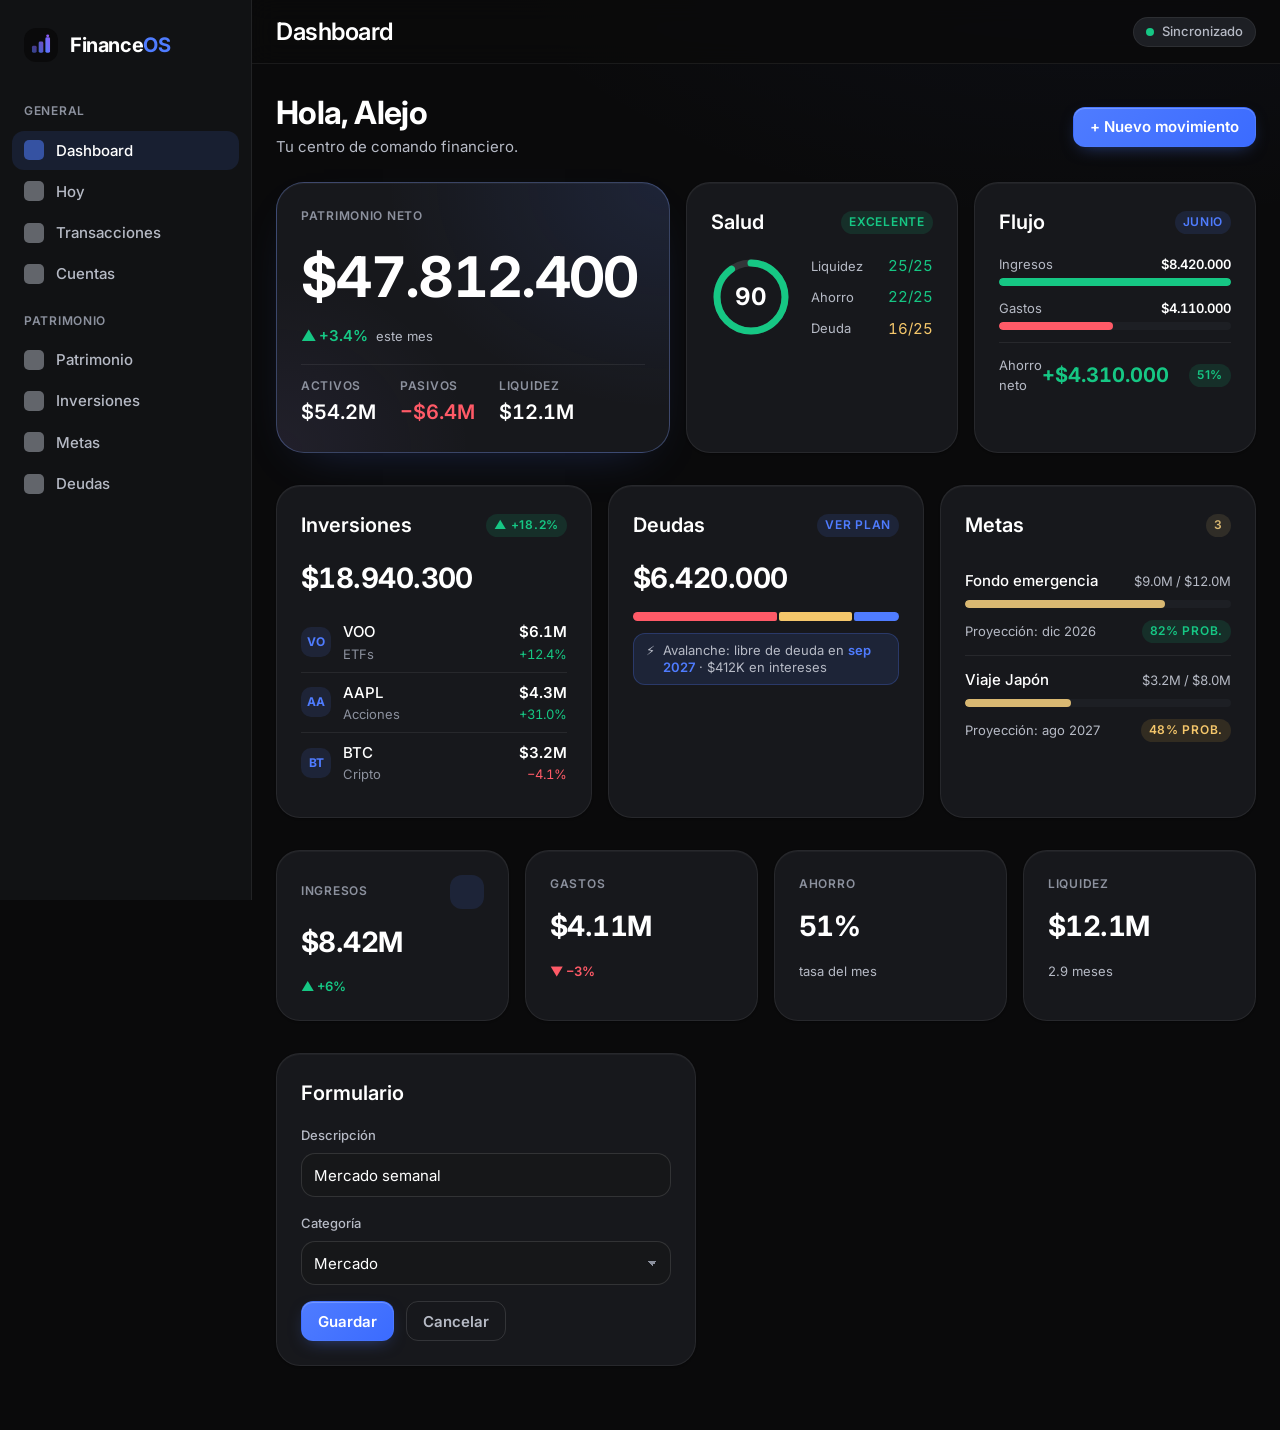
<file: docs/mockups/preview-real-css.html>
<!doctype html>
<html lang="es" data-theme="dark">
<head>
<meta charset="utf-8">
<meta name="viewport" content="width=device-width, initial-scale=1">
<title>FinanceOS — preview (CSS real)</title>
<link rel="preconnect" href="https://fonts.googleapis.com">
<link rel="preconnect" href="https://fonts.gstatic.com" crossorigin>
<link rel="stylesheet" href="https://fonts.googleapis.com/css2?family=Inter:ital,wght@0,400;0,500;0,600;0,700;1,400&display=swap">
<link rel="stylesheet" href="../../src/styles/tokens.css">
<link rel="stylesheet" href="../../src/styles/themes.css">
<link rel="stylesheet" href="../../src/styles/base.css">
<link rel="stylesheet" href="../../src/styles/layout.css">
<link rel="stylesheet" href="../../src/styles/components.css">
<style>.ic{width:20px;height:20px;border-radius:5px;background:currentColor;opacity:.55;display:inline-block}</style>
</head>
<body>
<div class="app-shell">
  <aside class="sidebar">
    <div class="brand"><img class="brand__mark" src="../../assets/icon.svg" width="34" height="34" alt=""><span class="brand__name">Finance<b>OS</b></span></div>
    <nav class="nav">
      <div class="nav__section t-micro">General</div>
      <a class="nav__item" aria-current="page"><span class="nav__icon"><span class="ic"></span></span><span class="nav__label">Dashboard</span></a>
      <a class="nav__item"><span class="nav__icon"><span class="ic"></span></span><span class="nav__label">Hoy</span></a>
      <a class="nav__item"><span class="nav__icon"><span class="ic"></span></span><span class="nav__label">Transacciones</span></a>
      <a class="nav__item"><span class="nav__icon"><span class="ic"></span></span><span class="nav__label">Cuentas</span></a>
      <div class="nav__section t-micro">Patrimonio</div>
      <a class="nav__item"><span class="nav__icon"><span class="ic"></span></span><span class="nav__label">Patrimonio</span></a>
      <a class="nav__item"><span class="nav__icon"><span class="ic"></span></span><span class="nav__label">Inversiones</span></a>
      <a class="nav__item"><span class="nav__icon"><span class="ic"></span></span><span class="nav__label">Metas</span></a>
      <a class="nav__item"><span class="nav__icon"><span class="ic"></span></span><span class="nav__label">Deudas</span></a>
    </nav>
  </aside>
  <main class="main">
    <header class="topbar"><h1 class="topbar__title">Dashboard</h1><div class="topbar__spacer"></div>
      <div class="topbar__actions"><span class="sync-pill sync-pill--synced"><span class="sync-pill__dot"></span><span class="sync-pill__label">Sincronizado</span></span></div>
    </header>
    <div class="content">
      <div class="page-header"><div class="row-flex between">
        <div><h2 class="t-h1">Hola, Alejo</h2><p class="page-header__sub">Tu centro de comando financiero.</p></div>
        <div class="u-hide-mobile"><button class="btn btn--primary"><span>+ Nuevo movimiento</span></button></div>
      </div></div>

      <div class="grid dash-row dash-row--hero">
        <article class="card dash-hero">
          <div class="dash-hero__top"><span class="kpi__label">Patrimonio neto</span></div>
          <div class="dash-hero__value tabular">$47.812.400</div>
          <div class="dash-hero__trend"><span class="trend trend--up"><span>▲</span><span>+3.4%</span></span><span class="t-caption">este mes</span></div>
          <div class="dash-hero__split">
            <div><div class="dash-hero__k">Activos</div><div class="dash-hero__v tabular">$54.2M</div></div>
            <div><div class="dash-hero__k">Pasivos</div><div class="dash-hero__v tabular text-negative">−$6.4M</div></div>
            <div><div class="dash-hero__k">Liquidez</div><div class="dash-hero__v tabular">$12.1M</div></div>
          </div>
        </article>
        <article class="card">
          <div class="card__head"><h3 class="card__title">Salud</h3><span class="badge badge--positive">Excelente</span></div>
          <div class="dash-health"><div class="dash-gauge dash-gauge--positive" style="width:80px;height:80px;position:relative">
            <svg width="80" height="80" viewBox="0 0 80 80"><circle cx="40" cy="40" r="34" stroke="var(--border)" stroke-width="7" fill="none"/><circle cx="40" cy="40" r="34" stroke="currentColor" stroke-width="7" fill="none" stroke-dasharray="213.6" stroke-dashoffset="21" stroke-linecap="round" transform="rotate(-90 40 40)"/></svg>
            <div class="dash-gauge__num tabular">90</div></div>
            <div class="dash-health__rows">
              <div class="dash-health__row"><span class="t-caption">Liquidez</span><span class="tabular text-positive">25/25</span></div>
              <div class="dash-health__row"><span class="t-caption">Ahorro</span><span class="tabular text-positive">22/25</span></div>
              <div class="dash-health__row"><span class="t-caption">Deuda</span><span class="tabular dash-warn">16/25</span></div>
            </div></div>
        </article>
        <article class="card">
          <div class="card__head"><h3 class="card__title">Flujo</h3><span class="badge badge--info">Junio</span></div>
          <div class="dash-flow">
            <div class="dash-flow__item"><div class="dash-flow__top"><span class="t-caption">Ingresos</span><span class="tabular dash-flow__amt">$8.420.000</span></div><div class="progress"><div class="progress__bar progress__bar--positive" style="width:100%"></div></div></div>
            <div class="dash-flow__item"><div class="dash-flow__top"><span class="t-caption">Gastos</span><span class="tabular dash-flow__amt">$4.110.000</span></div><div class="progress"><div class="progress__bar progress__bar--negative" style="width:49%"></div></div></div>
            <div class="dash-flow__net"><span class="t-caption">Ahorro neto</span><span class="row-flex"><span class="tabular dash-flow__netval text-positive">+$4.310.000</span><span class="badge badge--positive">51%</span></span></div>
          </div>
        </article>
      </div>

      <div class="grid dash-row section">
        <article class="card">
          <div class="card__head"><h3 class="card__title">Inversiones</h3><span class="badge badge--positive">▲ +18.2%</span></div>
          <div class="dash-blocktotal tabular">$18.940.300</div>
          <div class="dash-minilist">
            <div class="dash-mini"><div class="dash-mini__avatar dash-mini__avatar--accent">VO</div><div class="dash-mini__main"><div class="dash-mini__title">VOO</div><div class="dash-mini__sub">ETFs</div></div><div class="dash-mini__right"><div class="dash-mini__val tabular">$6.1M</div><div class="dash-mini__valsub tabular text-positive">+12.4%</div></div></div>
            <div class="dash-mini"><div class="dash-mini__avatar dash-mini__avatar--accent">AA</div><div class="dash-mini__main"><div class="dash-mini__title">AAPL</div><div class="dash-mini__sub">Acciones</div></div><div class="dash-mini__right"><div class="dash-mini__val tabular">$4.3M</div><div class="dash-mini__valsub tabular text-positive">+31.0%</div></div></div>
            <div class="dash-mini"><div class="dash-mini__avatar dash-mini__avatar--accent">BT</div><div class="dash-mini__main"><div class="dash-mini__title">BTC</div><div class="dash-mini__sub">Cripto</div></div><div class="dash-mini__right"><div class="dash-mini__val tabular">$3.2M</div><div class="dash-mini__valsub tabular text-negative">−4.1%</div></div></div>
          </div>
        </article>
        <article class="card">
          <div class="card__head"><h3 class="card__title">Deudas</h3><span class="badge badge--info">Ver plan</span></div>
          <div class="dash-blocktotal tabular">$6.420.000</div>
          <div class="dash-dist"><span style="width:55%;background:var(--negative)"></span><span style="width:28%;background:var(--warning)"></span><span style="width:17%;background:var(--accent)"></span></div>
          <div class="dash-strategy"><span>⚡</span><span>Avalanche: libre de deuda en <b>sep 2027</b> · $412K en intereses</span></div>
        </article>
        <article class="card">
          <div class="card__head"><h3 class="card__title">Metas</h3><span class="badge badge--gold">3</span></div>
          <div class="goal"><div class="goal__top"><span class="goal__name">Fondo emergencia</span><span class="goal__meta tabular">$9.0M / $12.0M</span></div><div class="progress"><div class="progress__bar progress__bar--gold" style="width:75%"></div></div><div class="goal__outlook"><span class="t-caption">Proyección: dic 2026</span><span class="badge badge--positive">82% prob.</span></div></div>
          <div class="goal"><div class="goal__top"><span class="goal__name">Viaje Japón</span><span class="goal__meta tabular">$3.2M / $8.0M</span></div><div class="progress"><div class="progress__bar progress__bar--gold" style="width:40%"></div></div><div class="goal__outlook"><span class="t-caption">Proyección: ago 2027</span><span class="badge badge--warning">48% prob.</span></div></div>
        </article>
      </div>

      <div class="grid grid--kpi section">
        <article class="kpi"><div class="kpi__top"><span class="kpi__label">Ingresos</span><span class="kpi__icon kpi--positive"></span></div><div class="kpi__value tabular">$8.42M</div><div class="kpi__foot"><span class="trend trend--up">▲ +6%</span></div></article>
        <article class="kpi"><div class="kpi__top"><span class="kpi__label">Gastos</span></div><div class="kpi__value tabular">$4.11M</div><div class="kpi__foot"><span class="trend trend--down">▼ −3%</span></div></article>
        <article class="kpi"><div class="kpi__top"><span class="kpi__label">Ahorro</span></div><div class="kpi__value tabular">51%</div><div class="kpi__foot"><span class="t-caption">tasa del mes</span></div></article>
        <article class="kpi"><div class="kpi__top"><span class="kpi__label">Liquidez</span></div><div class="kpi__value tabular">$12.1M</div><div class="kpi__foot"><span class="t-caption">2.9 meses</span></div></article>
      </div>

      <div class="card section" style="max-width:420px">
        <div class="card__head"><h3 class="card__title">Formulario</h3></div>
        <div class="field"><label class="field__label">Descripción</label><input class="input" value="Mercado semanal"></div>
        <div class="field"><label class="field__label">Categoría</label><select class="input"><option>Mercado</option></select></div>
        <div class="row-flex"><button class="btn btn--primary"><span>Guardar</span></button><button class="btn btn--ghost"><span>Cancelar</span></button></div>
      </div>
    </div>
  </main>
</div>
</body>
</html>
</file>
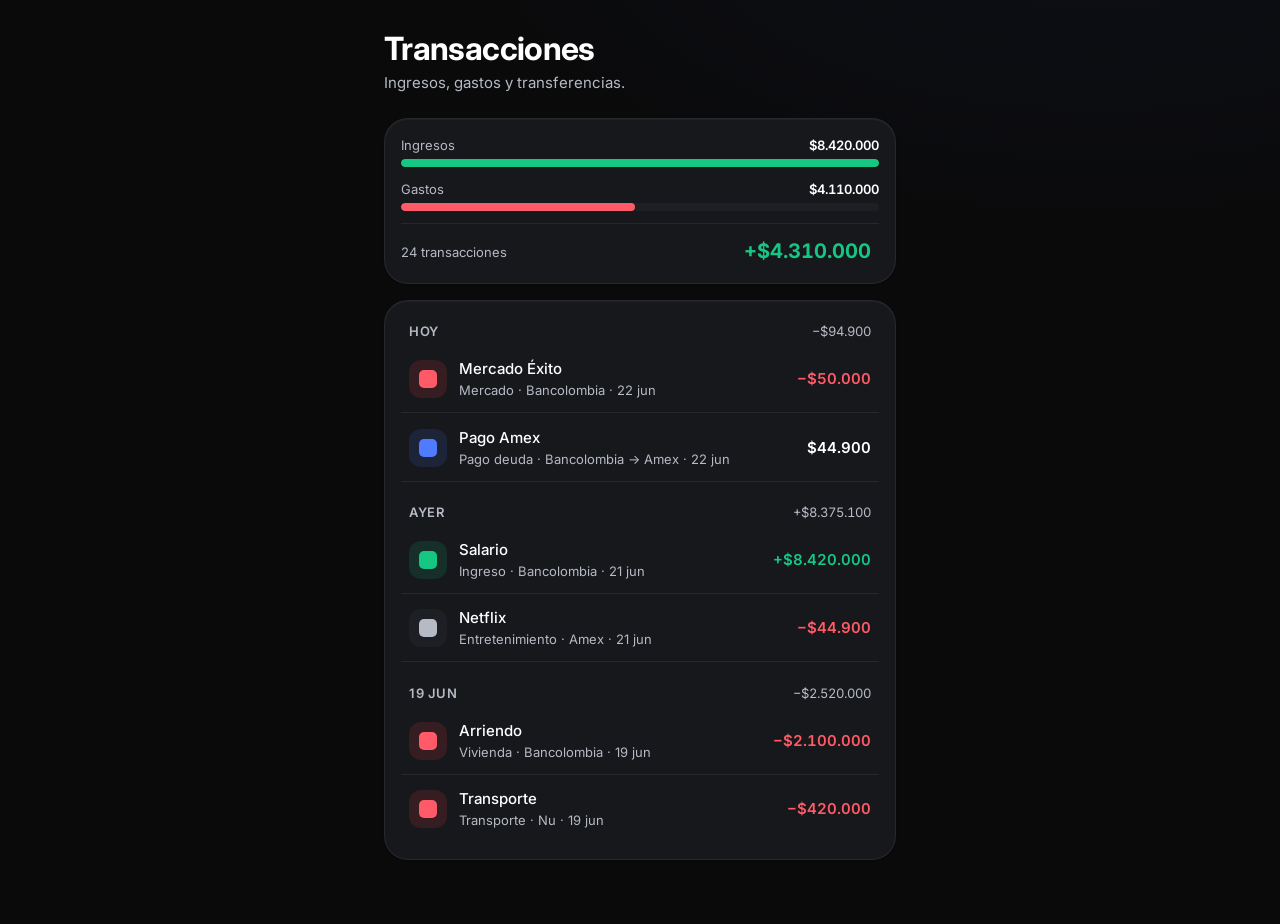
<file: docs/mockups/preview-tx.html>
<!doctype html>
<html lang="es" data-theme="dark">
<head>
<meta charset="utf-8"><meta name="viewport" content="width=device-width, initial-scale=1">
<link rel="stylesheet" href="https://fonts.googleapis.com/css2?family=Inter:wght@400;500;600;700&display=swap">
<link rel="stylesheet" href="../../src/styles/tokens.css">
<link rel="stylesheet" href="../../src/styles/themes.css">
<link rel="stylesheet" href="../../src/styles/base.css">
<link rel="stylesheet" href="../../src/styles/layout.css">
<link rel="stylesheet" href="../../src/styles/components.css">
<style>.ic{width:18px;height:18px;border-radius:5px;background:currentColor;display:inline-block}</style>
</head>
<body><div class="content" style="max-width:560px;margin:0 auto">
  <div class="page-header"><h2 class="t-h1">Transacciones</h2><p class="page-header__sub">Ingresos, gastos y transferencias.</p></div>
  <div class="card card--pad-sm tx-flow"><div class="dash-flow">
    <div class="dash-flow__item"><div class="dash-flow__top"><span class="t-caption">Ingresos</span><span class="tabular dash-flow__amt">$8.420.000</span></div><div class="progress"><div class="progress__bar progress__bar--positive" style="width:100%"></div></div></div>
    <div class="dash-flow__item"><div class="dash-flow__top"><span class="t-caption">Gastos</span><span class="tabular dash-flow__amt">$4.110.000</span></div><div class="progress"><div class="progress__bar progress__bar--negative" style="width:49%"></div></div></div>
    <div class="dash-flow__net"><span class="t-caption">24 transacciones</span><span class="tabular dash-flow__netval text-positive">+$4.310.000</span></div>
  </div></div>
  <div class="card card--pad-sm" style="margin-top:16px"><div class="row-list">
    <div class="tx-date-header"><span class="tx-date-label">Hoy</span><span class="tx-date-total">−$94.900</span></div>
    <div class="row tx-row"><div class="row__avatar row__avatar--neg"><span class="ic"></span></div><div class="row__main"><div class="row__title">Mercado Éxito</div><div class="row__sub">Mercado · Bancolombia · 22 jun</div></div><div class="row__amount text-negative">−$50.000</div></div>
    <div class="row tx-row"><div class="row__avatar row__avatar--accent"><span class="ic"></span></div><div class="row__main"><div class="row__title">Pago Amex</div><div class="row__sub">Pago deuda · Bancolombia → Amex · 22 jun</div></div><div class="row__amount">$44.900</div></div>
    <div class="tx-date-header"><span class="tx-date-label">Ayer</span><span class="tx-date-total">+$8.375.100</span></div>
    <div class="row tx-row"><div class="row__avatar row__avatar--pos"><span class="ic"></span></div><div class="row__main"><div class="row__title">Salario</div><div class="row__sub">Ingreso · Bancolombia · 21 jun</div></div><div class="row__amount text-positive">+$8.420.000</div></div>
    <div class="row tx-row"><div class="row__avatar"><span class="ic"></span></div><div class="row__main"><div class="row__title">Netflix</div><div class="row__sub">Entretenimiento · Amex · 21 jun</div></div><div class="row__amount text-negative">−$44.900</div></div>
    <div class="tx-date-header"><span class="tx-date-label">19 jun</span><span class="tx-date-total">−$2.520.000</span></div>
    <div class="row tx-row"><div class="row__avatar row__avatar--neg"><span class="ic"></span></div><div class="row__main"><div class="row__title">Arriendo</div><div class="row__sub">Vivienda · Bancolombia · 19 jun</div></div><div class="row__amount text-negative">−$2.100.000</div></div>
    <div class="row tx-row"><div class="row__avatar row__avatar--neg"><span class="ic"></span></div><div class="row__main"><div class="row__title">Transporte</div><div class="row__sub">Transporte · Nu · 19 jun</div></div><div class="row__amount text-negative">−$420.000</div></div>
  </div></div>
</div></body></html>
</file>
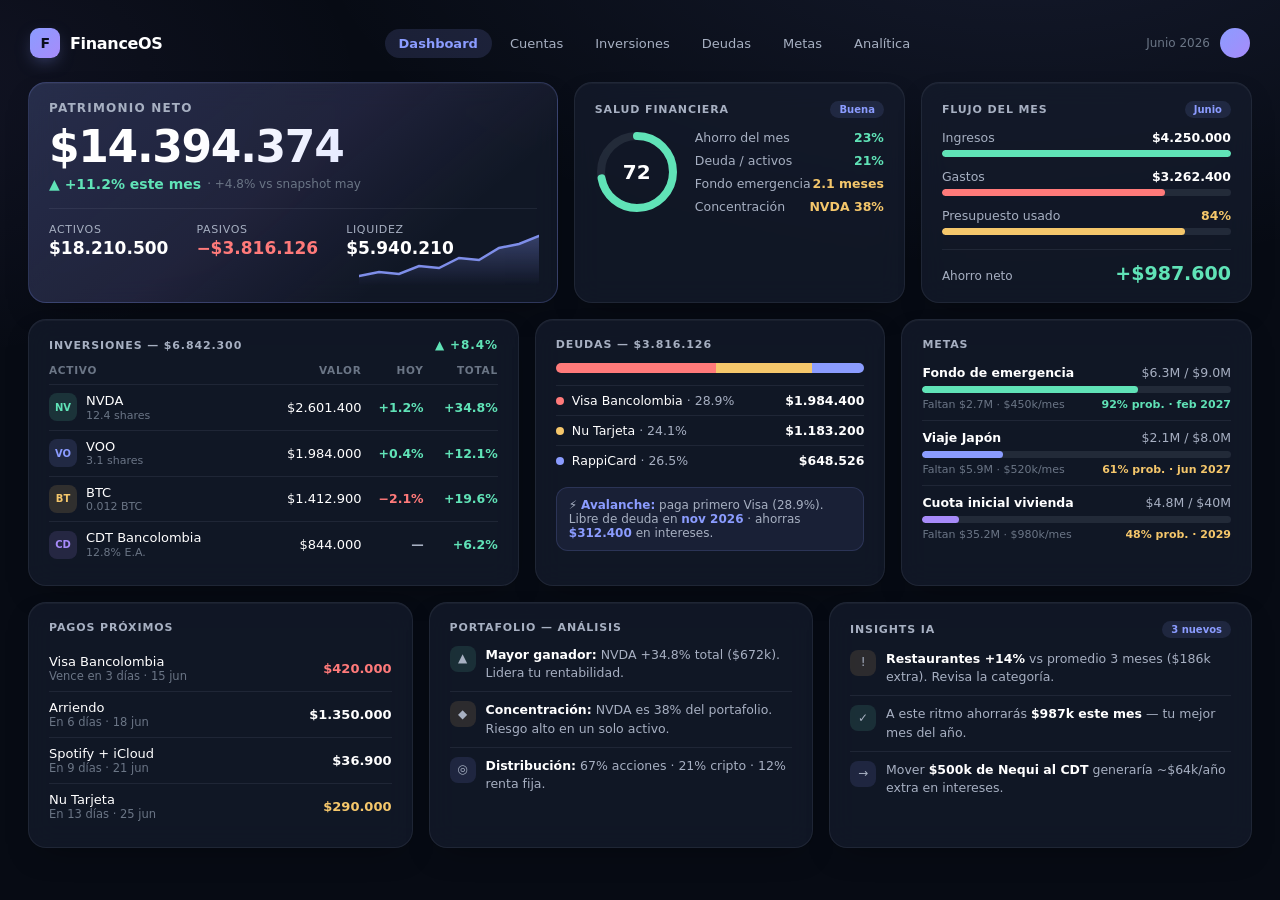
<file: docs/mockups/redesign-preview.html>
<!DOCTYPE html>
<html lang="es">
<head>
<meta charset="UTF-8">
<meta name="viewport" content="width=device-width, initial-scale=1.0">
<title>FinanceOS — Mockup Rediseño Fintech</title>
<style>
  /* ============ PALETA DOSSIER ============ */
  :root {
    --bg-app: #070B14;
    --bg-surface: #111827;
    --bg-card: #151D2D;
    --bg-card-glass: rgba(21, 29, 45, 0.72);
    --primary: #8B9CFF;
    --violet: #A78BFA;
    --positive: #60E3B7;
    --negative: #FF7A7A;
    --warning: #F5C76B;
    --text-1: #FFFFFF;
    --text-2: #A7B0C2;
    --text-3: #6B7686;
    --border: rgba(167, 176, 194, 0.10);
    --border-strong: rgba(167, 176, 194, 0.18);
    --grad-brand: linear-gradient(135deg, #8B9CFF 0%, #A78BFA 100%);
    --grad-hero: linear-gradient(140deg, rgba(139,156,255,0.16) 0%, rgba(167,139,250,0.10) 45%, rgba(21,29,45,0) 75%);
    --radius: 18px;
    --radius-sm: 12px;
  }
  * { margin: 0; padding: 0; box-sizing: border-box; }
  body {
    font-family: "Inter", system-ui, -apple-system, "Segoe UI", Roboto, sans-serif;
    background:
      radial-gradient(1200px 600px at 80% -10%, rgba(139,156,255,0.10), transparent 60%),
      radial-gradient(900px 500px at -10% 10%, rgba(167,139,250,0.07), transparent 55%),
      var(--bg-app);
    color: var(--text-1);
    min-height: 100vh;
    padding: 24px 28px;
    font-size: 14px;
    -webkit-font-smoothing: antialiased;
  }
  .layout { max-width: 1280px; margin: 0 auto; display: grid; grid-template-columns: 1fr; gap: 16px; }

  /* ============ TOPBAR ============ */
  .topbar { display: flex; align-items: center; justify-content: space-between; padding: 4px 2px 8px; }
  .brand { display: flex; align-items: center; gap: 10px; font-weight: 700; font-size: 16px; letter-spacing: -0.02em; }
  .brand-mark { width: 30px; height: 30px; border-radius: 9px; background: var(--grad-brand); display: grid; place-items: center; font-size: 14px; color: #0A0F1E; font-weight: 800; box-shadow: 0 6px 18px -6px rgba(139,156,255,0.55); }
  .topnav { display: flex; gap: 4px; }
  .topnav span { padding: 7px 14px; border-radius: 999px; color: var(--text-2); font-weight: 500; font-size: 13px; }
  .topnav .active { background: rgba(139,156,255,0.14); color: var(--primary); font-weight: 600; }

  /* ============ GRID ============ */
  .row { display: grid; gap: 16px; }
  .row-hero { grid-template-columns: 1.6fr 1fr 1fr; }
  .row-mid  { grid-template-columns: 1.4fr 1fr 1fr; }
  .row-bot  { grid-template-columns: 1fr 1fr 1.1fr; }

  .card {
    background: var(--bg-card-glass);
    backdrop-filter: blur(14px);
    border: 1px solid var(--border);
    border-radius: var(--radius);
    padding: 18px 20px;
    box-shadow: inset 0 1px 0 rgba(255,255,255,0.04), 0 12px 32px -16px rgba(0,0,0,0.5);
  }
  .card h3 { font-size: 11px; font-weight: 600; letter-spacing: 0.08em; text-transform: uppercase; color: var(--text-2); margin-bottom: 12px; display: flex; justify-content: space-between; align-items: center; }
  .card h3 .pill { font-size: 10px; letter-spacing: 0; text-transform: none; padding: 3px 9px; border-radius: 999px; background: rgba(139,156,255,0.12); color: var(--primary); font-weight: 600; }

  /* ============ HERO PATRIMONIO ============ */
  .hero {
    background: var(--grad-hero), var(--bg-card-glass);
    border: 1px solid rgba(139,156,255,0.22);
    position: relative; overflow: hidden;
  }
  .hero::after { content:""; position:absolute; inset:0; border-radius: inherit; box-shadow: 0 24px 70px -30px rgba(139,156,255,0.45); pointer-events:none; }
  .hero .label { font-size: 12px; font-weight: 600; letter-spacing: 0.1em; text-transform: uppercase; color: var(--text-2); }
  .hero .value { font-size: 44px; font-weight: 700; letter-spacing: -0.03em; margin: 6px 0 4px; background: linear-gradient(120deg, #FFFFFF 30%, #C7D0FF 100%); -webkit-background-clip: text; background-clip: text; color: transparent; }
  .hero .delta { display: inline-flex; align-items: center; gap: 6px; font-weight: 600; color: var(--positive); font-size: 14px; }
  .hero .delta .vs { color: var(--text-3); font-weight: 500; font-size: 12px; }
  .hero .split { display: flex; gap: 28px; margin-top: 16px; padding-top: 14px; border-top: 1px solid var(--border); }
  .hero .split .k { font-size: 11px; color: var(--text-2); text-transform: uppercase; letter-spacing: 0.06em; }
  .hero .split .v { font-size: 17px; font-weight: 600; margin-top: 2px; }
  .hero .split .v.neg { color: var(--negative); }
  .spark { position: absolute; right: 18px; bottom: 16px; opacity: 0.9; }

  /* ============ SALUD ============ */
  .gauge-wrap { display: flex; align-items: center; gap: 16px; }
  .gauge { position: relative; width: 84px; height: 84px; }
  .gauge svg { transform: rotate(-90deg); }
  .gauge .num { position: absolute; inset: 0; display: grid; place-items: center; font-size: 20px; font-weight: 700; }
  .health-rows { flex: 1; display: grid; gap: 8px; }
  .health-rows .hr { display: flex; justify-content: space-between; font-size: 12.5px; }
  .health-rows .hr b { font-weight: 600; }
  .ok { color: var(--positive); } .warn { color: var(--warning); } .bad { color: var(--negative); } .muted { color: var(--text-2); }

  /* ============ FLUJO ============ */
  .flow-bars { display: grid; gap: 12px; margin-top: 4px; }
  .fb .top { display: flex; justify-content: space-between; font-size: 12.5px; margin-bottom: 5px; }
  .fb .top b { font-weight: 600; }
  .bar { height: 7px; border-radius: 999px; background: rgba(167,176,194,0.12); overflow: hidden; }
  .bar i { display: block; height: 100%; border-radius: inherit; }
  .net-line { margin-top: 14px; padding-top: 12px; border-top: 1px solid var(--border); display: flex; justify-content: space-between; align-items: baseline; }
  .net-line .v { font-size: 19px; font-weight: 700; color: var(--positive); }

  /* ============ TABLAS ============ */
  table { width: 100%; border-collapse: collapse; }
  th { text-align: left; font-size: 10.5px; font-weight: 600; text-transform: uppercase; letter-spacing: 0.07em; color: var(--text-3); padding: 0 0 8px; }
  td { padding: 8px 0; border-top: 1px solid var(--border); font-size: 13px; vertical-align: middle; }
  td.r, th.r { text-align: right; }
  .tk { display: flex; align-items: center; gap: 9px; }
  .tk .ic { width: 28px; height: 28px; border-radius: 8px; display: grid; place-items: center; font-size: 10px; font-weight: 700; }
  .tk .nm { line-height: 1.2; }
  .tk .nm small { display: block; color: var(--text-3); font-size: 11px; font-weight: 400; }
  .chg { font-weight: 600; font-size: 12.5px; }

  /* ============ DEUDAS ============ */
  .debt-dist { display: flex; height: 10px; border-radius: 999px; overflow: hidden; margin: 4px 0 12px; }
  .debt-row { display: flex; justify-content: space-between; align-items: center; padding: 7px 0; border-top: 1px solid var(--border); font-size: 12.5px; }
  .dot { width: 8px; height: 8px; border-radius: 50%; display: inline-block; margin-right: 8px; }
  .strategy { margin-top: 12px; padding: 10px 12px; border-radius: var(--radius-sm); background: rgba(139,156,255,0.08); border: 1px solid rgba(139,156,255,0.16); font-size: 12px; color: var(--text-2); }
  .strategy b { color: var(--primary); }

  /* ============ METAS ============ */
  .goal { padding: 9px 0; border-top: 1px solid var(--border); }
  .goal:first-of-type { border-top: 0; padding-top: 2px; }
  .goal .g-top { display: flex; justify-content: space-between; font-size: 12.5px; margin-bottom: 6px; }
  .goal .g-top b { font-weight: 600; }
  .goal .g-meta { display: flex; justify-content: space-between; font-size: 11px; color: var(--text-3); margin-top: 5px; }
  .prob { font-weight: 600; }

  /* ============ PAGOS ============ */
  .pay { display: flex; justify-content: space-between; align-items: center; padding: 8px 0; border-top: 1px solid var(--border); font-size: 13px; }
  .pay:first-of-type { border-top: 0; }
  .pay .d { color: var(--text-3); font-size: 11.5px; }
  .pay .amt { font-weight: 600; }

  /* ============ INSIGHTS ============ */
  .insight { display: flex; gap: 10px; padding: 9px 0; border-top: 1px solid var(--border); font-size: 12.5px; line-height: 1.45; color: var(--text-2); }
  .insight:first-of-type { border-top: 0; padding-top: 0; }
  .insight .ico { width: 26px; height: 26px; flex: none; border-radius: 8px; display: grid; place-items: center; font-size: 12px; }
  .insight b { color: var(--text-1); font-weight: 600; }
  .i-pos { background: rgba(96,227,183,0.12); }
  .i-warn { background: rgba(245,199,107,0.12); }
  .i-info { background: rgba(139,156,255,0.12); }
</style>
</head>
<body>
<div class="layout">

  <!-- TOPBAR -->
  <div class="topbar">
    <div class="brand"><div class="brand-mark">F</div> FinanceOS</div>
    <div class="topnav">
      <span class="active">Dashboard</span><span>Cuentas</span><span>Inversiones</span><span>Deudas</span><span>Metas</span><span>Analítica</span>
    </div>
    <div style="display:flex;align-items:center;gap:10px">
      <span style="color:var(--text-3);font-size:12px">Junio 2026</span>
      <div style="width:30px;height:30px;border-radius:50%;background:var(--grad-brand)"></div>
    </div>
  </div>

  <!-- FILA 1: Patrimonio · Salud · Flujo -->
  <div class="row row-hero">
    <div class="card hero">
      <div class="label">Patrimonio Neto</div>
      <div class="value">$14.394.374</div>
      <div class="delta">▲ +11.2% este mes <span class="vs">· +4.8% vs snapshot may</span></div>
      <div class="split">
        <div><div class="k">Activos</div><div class="v">$18.210.500</div></div>
        <div><div class="k">Pasivos</div><div class="v neg">−$3.816.126</div></div>
        <div><div class="k">Liquidez</div><div class="v">$5.940.210</div></div>
      </div>
      <svg class="spark" width="180" height="56" viewBox="0 0 180 56" fill="none">
        <defs><linearGradient id="sg" x1="0" y1="0" x2="0" y2="1"><stop stop-color="#8B9CFF" stop-opacity="0.35"/><stop offset="1" stop-color="#8B9CFF" stop-opacity="0"/></linearGradient></defs>
        <path d="M0 46 L20 42 L40 44 L60 36 L80 38 L100 28 L120 30 L140 18 L160 14 L180 6" stroke="#8B9CFF" stroke-width="2.5" stroke-linecap="round"/>
        <path d="M0 46 L20 42 L40 44 L60 36 L80 38 L100 28 L120 30 L140 18 L160 14 L180 6 V56 H0 Z" fill="url(#sg)"/>
      </svg>
    </div>

    <div class="card">
      <h3>Salud Financiera <span class="pill">Buena</span></h3>
      <div class="gauge-wrap">
        <div class="gauge">
          <svg width="84" height="84"><circle cx="42" cy="42" r="36" stroke="rgba(167,176,194,0.12)" stroke-width="8" fill="none"/><circle cx="42" cy="42" r="36" stroke="#60E3B7" stroke-width="8" fill="none" stroke-dasharray="226" stroke-dashoffset="63" stroke-linecap="round"/></svg>
          <div class="num">72</div>
        </div>
        <div class="health-rows">
          <div class="hr"><span class="muted">Ahorro del mes</span><b class="ok">23%</b></div>
          <div class="hr"><span class="muted">Deuda / activos</span><b class="ok">21%</b></div>
          <div class="hr"><span class="muted">Fondo emergencia</span><b class="warn">2.1 meses</b></div>
          <div class="hr"><span class="muted">Concentración</span><b class="warn">NVDA 38%</b></div>
        </div>
      </div>
    </div>

    <div class="card">
      <h3>Flujo del Mes <span class="pill">Junio</span></h3>
      <div class="flow-bars">
        <div class="fb"><div class="top"><span class="muted">Ingresos</span><b>$4.250.000</b></div><div class="bar"><i style="width:100%;background:var(--positive)"></i></div></div>
        <div class="fb"><div class="top"><span class="muted">Gastos</span><b>$3.262.400</b></div><div class="bar"><i style="width:77%;background:var(--negative)"></i></div></div>
        <div class="fb"><div class="top"><span class="muted">Presupuesto usado</span><b class="warn">84%</b></div><div class="bar"><i style="width:84%;background:var(--warning)"></i></div></div>
      </div>
      <div class="net-line"><span class="muted" style="font-size:12px">Ahorro neto</span><span class="v">+$987.600</span></div>
    </div>
  </div>

  <!-- FILA 2: Inversiones · Deudas · Metas -->
  <div class="row row-mid">
    <div class="card">
      <h3>Inversiones — $6.842.300 <span class="chg ok" style="font-size:12px">▲ +8.4%</span></h3>
      <table>
        <tr><th>Activo</th><th class="r">Valor</th><th class="r">Hoy</th><th class="r">Total</th></tr>
        <tr><td><div class="tk"><div class="ic" style="background:rgba(96,227,183,0.14);color:var(--positive)">NV</div><div class="nm">NVDA<small>12.4 shares</small></div></div></td><td class="r">$2.601.400</td><td class="r chg ok">+1.2%</td><td class="r chg ok">+34.8%</td></tr>
        <tr><td><div class="tk"><div class="ic" style="background:rgba(139,156,255,0.14);color:var(--primary)">VO</div><div class="nm">VOO<small>3.1 shares</small></div></div></td><td class="r">$1.984.000</td><td class="r chg ok">+0.4%</td><td class="r chg ok">+12.1%</td></tr>
        <tr><td><div class="tk"><div class="ic" style="background:rgba(245,199,107,0.14);color:var(--warning)">BT</div><div class="nm">BTC<small>0.012 BTC</small></div></div></td><td class="r">$1.412.900</td><td class="r chg bad">−2.1%</td><td class="r chg ok">+19.6%</td></tr>
        <tr><td><div class="tk"><div class="ic" style="background:rgba(167,139,250,0.14);color:var(--violet)">CD</div><div class="nm">CDT Bancolombia<small>12.8% E.A.</small></div></div></td><td class="r">$844.000</td><td class="r chg muted">—</td><td class="r chg ok">+6.2%</td></tr>
      </table>
    </div>

    <div class="card">
      <h3>Deudas — $3.816.126</h3>
      <div class="debt-dist">
        <span style="width:52%;background:var(--negative)"></span>
        <span style="width:31%;background:var(--warning)"></span>
        <span style="width:17%;background:var(--primary)"></span>
      </div>
      <div class="debt-row"><span><span class="dot" style="background:var(--negative)"></span>Visa Bancolombia <span class="muted">· 28.9%</span></span><b>$1.984.400</b></div>
      <div class="debt-row"><span><span class="dot" style="background:var(--warning)"></span>Nu Tarjeta <span class="muted">· 24.1%</span></span><b>$1.183.200</b></div>
      <div class="debt-row"><span><span class="dot" style="background:var(--primary)"></span>RappiCard <span class="muted">· 26.5%</span></span><b>$648.526</b></div>
      <div class="strategy">⚡ <b>Avalanche:</b> paga primero Visa (28.9%). Libre de deuda en <b>nov 2026</b> · ahorras <b>$312.400</b> en intereses.</div>
    </div>

    <div class="card">
      <h3>Metas</h3>
      <div class="goal">
        <div class="g-top"><b>Fondo de emergencia</b><span class="muted">$6.3M / $9.0M</span></div>
        <div class="bar"><i style="width:70%;background:var(--positive)"></i></div>
        <div class="g-meta"><span>Faltan $2.7M · $450k/mes</span><span class="prob ok">92% prob. · feb 2027</span></div>
      </div>
      <div class="goal">
        <div class="g-top"><b>Viaje Japón</b><span class="muted">$2.1M / $8.0M</span></div>
        <div class="bar"><i style="width:26%;background:var(--primary)"></i></div>
        <div class="g-meta"><span>Faltan $5.9M · $520k/mes</span><span class="prob warn">61% prob. · jun 2027</span></div>
      </div>
      <div class="goal">
        <div class="g-top"><b>Cuota inicial vivienda</b><span class="muted">$4.8M / $40M</span></div>
        <div class="bar"><i style="width:12%;background:var(--violet)"></i></div>
        <div class="g-meta"><span>Faltan $35.2M · $980k/mes</span><span class="prob warn">48% prob. · 2029</span></div>
      </div>
    </div>
  </div>

  <!-- FILA 3: Pagos · Insights -->
  <div class="row row-bot">
    <div class="card">
      <h3>Pagos Próximos</h3>
      <div class="pay"><div><div>Visa Bancolombia</div><div class="d">Vence en 3 días · 15 jun</div></div><span class="amt bad">$420.000</span></div>
      <div class="pay"><div><div>Arriendo</div><div class="d">En 6 días · 18 jun</div></div><span class="amt">$1.350.000</span></div>
      <div class="pay"><div><div>Spotify + iCloud</div><div class="d">En 9 días · 21 jun</div></div><span class="amt">$36.900</span></div>
      <div class="pay"><div><div>Nu Tarjeta</div><div class="d">En 13 días · 25 jun</div></div><span class="amt warn">$290.000</span></div>
    </div>

    <div class="card">
      <h3>Portafolio — Análisis</h3>
      <div class="insight"><div class="ico i-pos">▲</div><div><b>Mayor ganador:</b> NVDA +34.8% total ($672k). Lidera tu rentabilidad.</div></div>
      <div class="insight"><div class="ico i-warn">◆</div><div><b>Concentración:</b> NVDA es 38% del portafolio. Riesgo alto en un solo activo.</div></div>
      <div class="insight"><div class="ico i-info">◎</div><div><b>Distribución:</b> 67% acciones · 21% cripto · 12% renta fija.</div></div>
    </div>

    <div class="card">
      <h3>Insights IA <span class="pill">3 nuevos</span></h3>
      <div class="insight"><div class="ico i-warn">!</div><div><b>Restaurantes +14%</b> vs promedio 3 meses ($186k extra). Revisa la categoría.</div></div>
      <div class="insight"><div class="ico i-pos">✓</div><div>A este ritmo ahorrarás <b>$987k este mes</b> — tu mejor mes del año.</div></div>
      <div class="insight"><div class="ico i-info">→</div><div>Mover <b>$500k de Nequi al CDT</b> generaría ~$64k/año extra en intereses.</div></div>
    </div>
  </div>

</div>
</body>
</html>
</file>
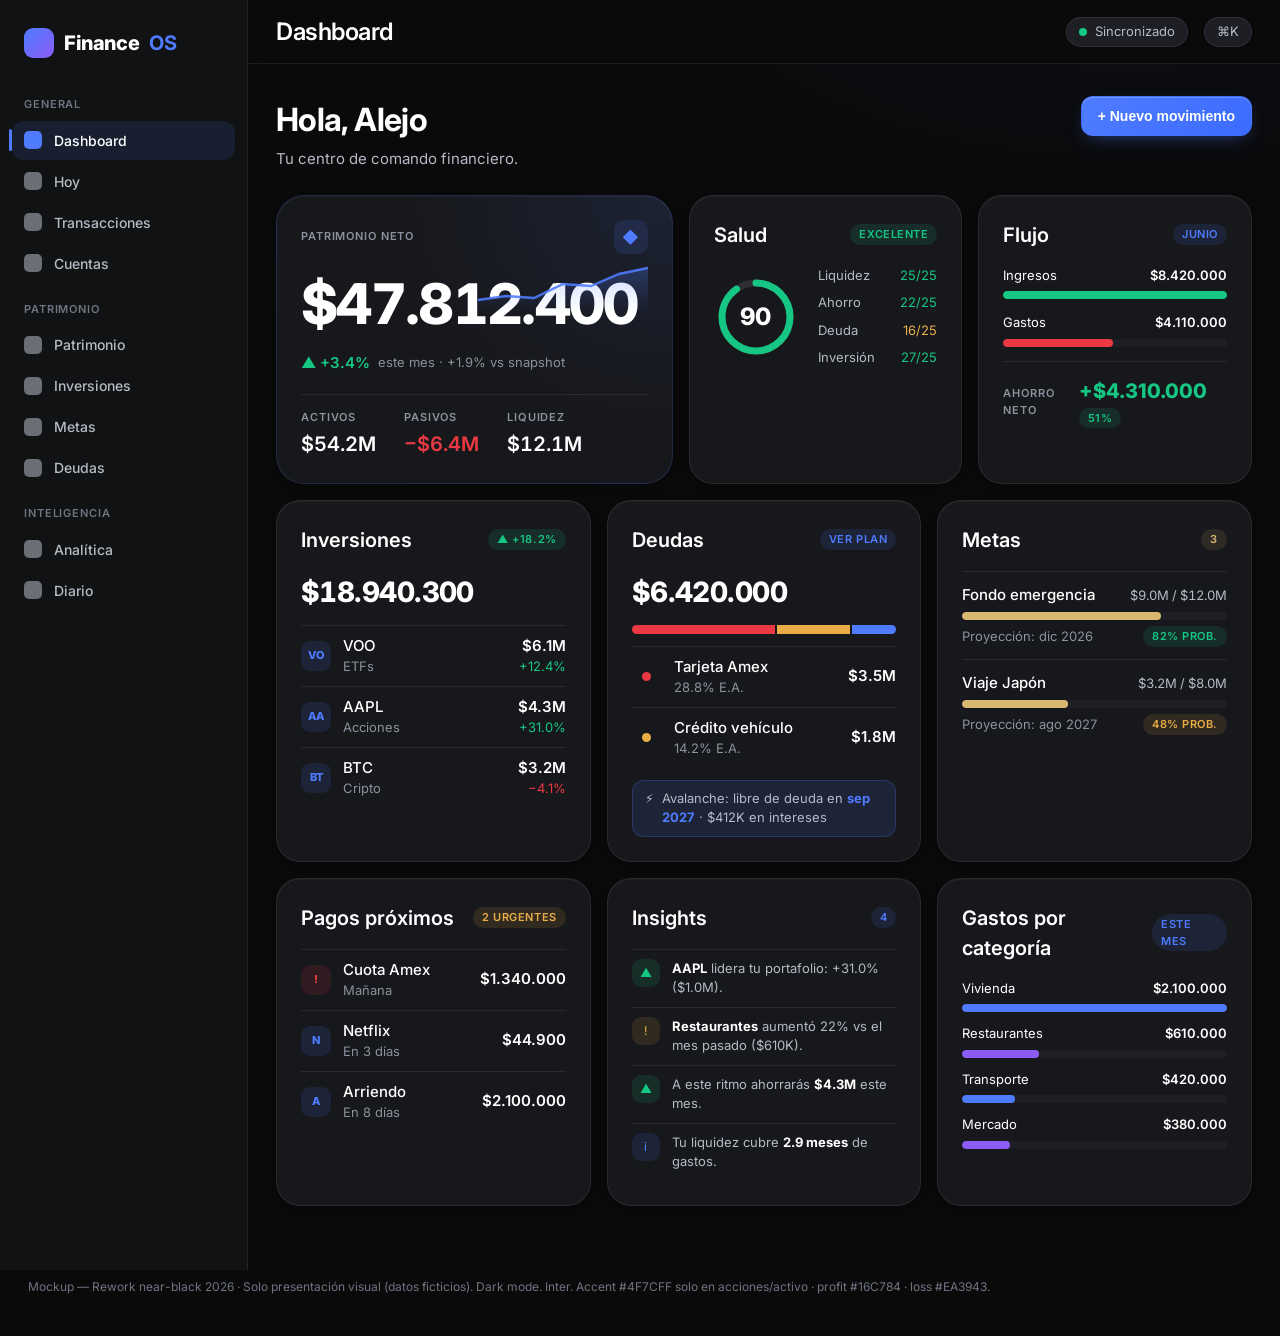
<file: docs/mockups/rework-2026-nearblack.html>
<!doctype html>
<html lang="es" data-theme="dark">
<head>
<meta charset="utf-8">
<meta name="viewport" content="width=device-width, initial-scale=1">
<title>FinanceOS — Rework near-black (mockup)</title>
<link rel="preconnect" href="https://fonts.googleapis.com">
<link rel="preconnect" href="https://fonts.gstatic.com" crossorigin>
<link href="https://fonts.googleapis.com/css2?family=Inter:wght@400;500;600;700;800&display=swap" rel="stylesheet">
<style>
:root{
  /* near-black ink ramp */
  --ink-950:#0A0A0B; --ink-900:#111214; --ink-850:#161719;
  --ink-800:#17181C; --ink-750:#1D1F24; --ink-700:#2A2D35; --ink-650:#353942;
  /* text */
  --tp:#FFFFFF; --ts:#B6BAC5; --tt:#8C919E; --tm:#6F7480;
  /* brand / financial */
  --accent:#4F7CFF; --accent-h:#5D88FF; --accent-bg:rgba(79,124,255,.12);
  --purple:#8B5CF6; --purple-bg:rgba(139,92,246,.12);
  --profit:#16C784; --profit-strong:#00E091; --profit-bg:rgba(22,199,132,.12);
  --loss:#EA3943; --loss-bg:rgba(234,57,67,.12);
  --gold:#D9B872; --gold-bg:rgba(217,184,114,.12);
  --warn:#E8AE45; --warn-bg:rgba(232,174,69,.12);
  /* surfaces */
  --bg:var(--ink-950); --surface:var(--ink-800); --elev:var(--ink-750);
  --border:rgba(255,255,255,.08); --border-s:rgba(255,255,255,.14);
  --r-sm:12px; --r-md:16px; --r-lg:20px; --r-xl:24px; --r-2xl:28px;
  --sp1:4px; --sp2:8px; --sp3:12px; --sp4:16px; --sp5:20px; --sp6:24px; --sp8:32px;
}
*{box-sizing:border-box;margin:0}
body{
  font-family:"Inter",system-ui,sans-serif;background:var(--bg);color:var(--tp);
  -webkit-font-smoothing:antialiased;font-size:15px;line-height:1.5;
  background-image:radial-gradient(900px 480px at 88% -10%,rgba(79,124,255,.06),transparent 60%);
  background-attachment:fixed;
}
.wrap{max-width:1400px;margin:0 auto;display:grid;grid-template-columns:248px 1fr;min-height:100vh}
/* sidebar */
.side{background:var(--ink-900);border-right:1px solid var(--border);padding:20px 12px;display:flex;flex-direction:column;gap:2px}
.brand{display:flex;align-items:center;gap:10px;padding:8px 12px 20px;font-weight:800;font-size:20px;letter-spacing:-.02em}
.brand .mk{width:30px;height:30px;border-radius:9px;background:linear-gradient(135deg,var(--accent),var(--purple))}
.brand b{color:var(--accent)}
.nsec{font-size:11px;letter-spacing:.08em;text-transform:uppercase;color:var(--tm);font-weight:600;padding:16px 12px 6px}
.nav{display:flex;align-items:center;gap:12px;padding:9px 12px;border-radius:12px;color:var(--ts);font-weight:500;font-size:14px;position:relative}
.nav .ic{width:18px;height:18px;border-radius:5px;background:currentColor;opacity:.55;flex:0 0 auto}
.nav:hover{background:rgba(255,255,255,.04);color:var(--tp)}
.nav.on{background:var(--accent-bg);color:var(--tp)}
.nav.on .ic{background:var(--accent);opacity:1}
.nav.on::before{content:"";position:absolute;left:-3px;top:22%;bottom:22%;width:3px;border-radius:9px;background:var(--accent)}
/* main */
.main{display:flex;flex-direction:column;min-width:0}
.top{height:64px;display:flex;align-items:center;gap:16px;padding:0 28px;border-bottom:1px solid var(--border);position:sticky;top:0;background:rgba(10,10,11,.8);backdrop-filter:blur(12px)}
.top h2{font-size:24px;font-weight:600;letter-spacing:-.02em}
.spacer{flex:1}
.pill{display:inline-flex;align-items:center;gap:8px;height:30px;padding:0 12px;border-radius:999px;border:1px solid var(--border);background:var(--elev);font-size:13px;color:var(--ts)}
.pill .d{width:8px;height:8px;border-radius:50%;background:var(--profit)}
.content{padding:32px 28px 64px}
.phead{margin-bottom:24px}
.phead h1{font-size:32px;font-weight:700;letter-spacing:-.02em}
.phead p{color:var(--ts);margin-top:4px}
.btn{display:inline-flex;align-items:center;gap:8px;height:40px;padding:0 16px;border-radius:12px;font-weight:600;font-size:14px;border:1px solid transparent;cursor:pointer}
.btn.pri{background:linear-gradient(135deg,var(--accent),#3b6bff);color:#fff;box-shadow:inset 0 1px 0 rgba(255,255,255,.2),0 6px 18px -8px rgba(79,124,255,.6)}
.btn.gh{background:transparent;border-color:var(--border-s);color:var(--ts)}
.row{display:grid;gap:16px;margin-top:16px}
.r-hero{grid-template-columns:1.45fr 1fr 1fr}
.r-3{grid-template-columns:repeat(3,minmax(0,1fr))}
.r-2{grid-template-columns:repeat(2,minmax(0,1fr))}
.card{background:var(--surface);border:1px solid var(--border);border-radius:var(--r-xl);padding:24px;box-shadow:0 1px 0 rgba(255,255,255,.04) inset,0 2px 10px rgba(0,0,0,.3)}
.chead{display:flex;align-items:center;justify-content:space-between;margin-bottom:16px}
.ctitle{font-size:20px;font-weight:600}
.lbl{font-size:11px;letter-spacing:.08em;text-transform:uppercase;color:var(--tt);font-weight:600}
.badge{display:inline-flex;align-items:center;gap:4px;padding:2px 9px;border-radius:999px;font-size:11px;font-weight:600;letter-spacing:.05em;text-transform:uppercase;background:rgba(255,255,255,.06);color:var(--tt)}
.badge.pos{background:var(--profit-bg);color:var(--profit)} .badge.inf{background:var(--accent-bg);color:var(--accent)}
.badge.gold{background:var(--gold-bg);color:var(--gold)} .badge.warn{background:var(--warn-bg);color:var(--warn)}
/* hero */
.hero{position:relative;overflow:hidden;border-radius:var(--r-2xl);
  background:radial-gradient(120% 140% at 100% 0%,rgba(79,124,255,.10),transparent 58%),var(--surface);
  border-color:rgba(79,124,255,.18)}
.hero .top2{display:flex;align-items:center;justify-content:space-between}
.hicon{width:34px;height:34px;border-radius:10px;background:var(--accent-bg);color:var(--accent);display:grid;place-items:center;font-size:16px}
.heroval{font-size:clamp(40px,6vw,56px);font-weight:800;letter-spacing:-.03em;margin-top:8px;font-variant-numeric:tabular-nums}
.htrend{display:flex;align-items:center;gap:8px;margin-top:6px;color:var(--profit);font-weight:600}
.htrend .mut{color:var(--tt);font-weight:400;font-size:13px}
.split{display:flex;gap:28px;margin-top:20px;padding-top:14px;border-top:1px solid var(--border)}
.split .k{font-size:11px;letter-spacing:.08em;text-transform:uppercase;color:var(--tt);font-weight:600}
.split .v{font-size:20px;font-weight:600;margin-top:3px;font-variant-numeric:tabular-nums}
.spark{position:absolute;right:24px;top:64px;opacity:.9}
/* health */
.health{display:flex;align-items:center;gap:20px}
.gauge{position:relative;width:84px;height:84px;flex:0 0 auto}
.gauge .num{position:absolute;inset:0;display:grid;place-items:center;font-size:24px;font-weight:800}
.hrows{flex:1;display:flex;flex-direction:column;gap:8px}
.hrow{display:flex;justify-content:space-between;font-size:13px}
.hrow .c{color:var(--ts)} .pos{color:var(--profit)} .neg{color:var(--loss)} .wn{color:var(--warn)}
/* flow */
.flow{display:flex;flex-direction:column;gap:14px}
.fitem .ft{display:flex;justify-content:space-between;font-size:13px;margin-bottom:6px}
.fitem .ft .a{font-weight:600}
.bar{height:8px;border-radius:999px;background:var(--elev);overflow:hidden}
.bar i{display:block;height:100%;border-radius:999px}
.fnet{display:flex;justify-content:space-between;align-items:center;padding-top:14px;border-top:1px solid var(--border)}
.fnet .nv{font-size:20px;font-weight:800}
/* mini rows */
.btot{font-size:28px;font-weight:800;letter-spacing:-.02em;margin-bottom:12px;font-variant-numeric:tabular-nums}
.mini{display:flex;align-items:center;gap:12px;padding:9px 0;border-top:1px solid var(--border)}
.mini:first-of-type{border-top:0}
.av{width:30px;height:30px;border-radius:9px;display:grid;place-items:center;font-size:11px;font-weight:800;background:var(--accent-bg);color:var(--accent);flex:0 0 auto}
.mmain{flex:1;min-width:0}
.mt{font-weight:500} .ms{font-size:13px;color:var(--tt)}
.mr{text-align:right} .mv{font-weight:600} .mvs{font-size:13px}
.dist{display:flex;height:9px;border-radius:999px;overflow:hidden;gap:2px;margin-bottom:12px}
.dist span{display:block;height:100%}
.strat{display:flex;gap:8px;margin-top:12px;padding:8px 12px;border-radius:12px;background:var(--accent-bg);border:1px solid rgba(79,124,255,.25);font-size:13px;color:var(--ts)}
.strat b{color:var(--accent)}
/* goals */
.goal{padding:12px 0;border-top:1px solid var(--border)} .goal:first-of-type{border-top:0}
.gtop{display:flex;justify-content:space-between;align-items:baseline;margin-bottom:6px}
.gmeta{font-size:13px;color:var(--ts);font-variant-numeric:tabular-nums}
.gout{display:flex;justify-content:space-between;align-items:center;margin-top:6px;font-size:13px;color:var(--tt)}
/* insights */
.ins{display:flex;gap:12px;padding:9px 0;border-top:1px solid var(--border);font-size:13px;color:var(--ts)}
.ins:first-of-type{border-top:0}
.iico{width:28px;height:28px;border-radius:9px;display:grid;place-items:center;flex:0 0 auto;font-size:12px}
.iico.pos{background:var(--profit-bg);color:var(--profit)} .iico.warn{background:var(--warn-bg);color:var(--warn)}
.iico.inf{background:var(--accent-bg);color:var(--accent)}
.ins b{color:var(--tp)}
.note{max-width:1400px;margin:0 auto;padding:8px 28px 40px;color:var(--tm);font-size:12px}
@media(max-width:1180px){.r-hero{grid-template-columns:1.4fr 1fr}.r-hero .hero{grid-column:span 2}.r-3{grid-template-columns:repeat(2,1fr)}}
@media(max-width:920px){.wrap{grid-template-columns:1fr}.side{display:none}.content{padding:24px 16px 64px}.top{padding:0 16px}
  .r-hero,.r-3,.r-2{grid-template-columns:1fr}.r-hero .hero{grid-column:span 1}
  .phead{flex-direction:column;gap:12px}.phead .btn{display:none}
  .heroval{font-size:40px}.spark{display:none}}
</style>
</head>
<body>
<div class="wrap">
  <aside class="side">
    <div class="brand"><span class="mk"></span>Finance<b>OS</b></div>
    <div class="nsec">General</div>
    <a class="nav on"><span class="ic"></span>Dashboard</a>
    <a class="nav"><span class="ic"></span>Hoy</a>
    <a class="nav"><span class="ic"></span>Transacciones</a>
    <a class="nav"><span class="ic"></span>Cuentas</a>
    <div class="nsec">Patrimonio</div>
    <a class="nav"><span class="ic"></span>Patrimonio</a>
    <a class="nav"><span class="ic"></span>Inversiones</a>
    <a class="nav"><span class="ic"></span>Metas</a>
    <a class="nav"><span class="ic"></span>Deudas</a>
    <div class="nsec">Inteligencia</div>
    <a class="nav"><span class="ic"></span>Analítica</a>
    <a class="nav"><span class="ic"></span>Diario</a>
  </aside>
  <main class="main">
    <div class="top">
      <h2>Dashboard</h2><span class="spacer"></span>
      <span class="pill"><span class="d"></span>Sincronizado</span>
      <span class="pill">⌘K</span>
    </div>
    <div class="content">
      <div class="phead" style="display:flex;justify-content:space-between;align-items:flex-start">
        <div><h1>Hola, Alejo</h1><p>Tu centro de comando financiero.</p></div>
        <button class="btn pri">+ Nuevo movimiento</button>
      </div>

      <div class="row r-hero">
        <article class="card hero">
          <div class="top2"><span class="lbl">Patrimonio neto</span><span class="hicon">◆</span></div>
          <div class="heroval">$47.812.400</div>
          <div class="htrend">▲ +3.4% <span class="mut">este mes · +1.9% vs snapshot</span></div>
          <div class="spark">
            <svg width="170" height="52" viewBox="0 0 170 52" fill="none">
              <defs><linearGradient id="g" x1="0" y1="0" x2="0" y2="1">
                <stop stop-color="#4F7CFF" stop-opacity=".30"/><stop offset="1" stop-color="#4F7CFF" stop-opacity="0"/></linearGradient></defs>
              <path d="M0 40 L28 36 L56 38 L85 24 L113 26 L141 14 L170 8" stroke="#4F7CFF" stroke-width="2.4" stroke-linecap="round"/>
              <path d="M0 40 L28 36 L56 38 L85 24 L113 26 L141 14 L170 8 L170 52 L0 52 Z" fill="url(#g)"/>
            </svg>
          </div>
          <div class="split">
            <div><div class="k">Activos</div><div class="v">$54.2M</div></div>
            <div><div class="k">Pasivos</div><div class="v neg">−$6.4M</div></div>
            <div><div class="k">Liquidez</div><div class="v">$12.1M</div></div>
          </div>
        </article>

        <article class="card">
          <div class="chead"><span class="ctitle">Salud</span><span class="badge pos">Excelente</span></div>
          <div class="health">
            <div class="gauge">
              <svg width="84" height="84" viewBox="0 0 84 84">
                <circle cx="42" cy="42" r="34" stroke="rgba(255,255,255,.10)" stroke-width="7" fill="none"/>
                <circle cx="42" cy="42" r="34" stroke="#16C784" stroke-width="7" fill="none"
                  stroke-dasharray="213.6" stroke-dashoffset="21" stroke-linecap="round" transform="rotate(-90 42 42)"/>
              </svg><div class="num">90</div>
            </div>
            <div class="hrows">
              <div class="hrow"><span class="c">Liquidez</span><span class="pos">25/25</span></div>
              <div class="hrow"><span class="c">Ahorro</span><span class="pos">22/25</span></div>
              <div class="hrow"><span class="c">Deuda</span><span class="wn">16/25</span></div>
              <div class="hrow"><span class="c">Inversión</span><span class="pos">27/25</span></div>
            </div>
          </div>
        </article>

        <article class="card">
          <div class="chead"><span class="ctitle">Flujo</span><span class="badge inf">Junio</span></div>
          <div class="flow">
            <div class="fitem"><div class="ft"><span>Ingresos</span><span class="a">$8.420.000</span></div><div class="bar"><i style="width:100%;background:var(--profit)"></i></div></div>
            <div class="fitem"><div class="ft"><span>Gastos</span><span class="a">$4.110.000</span></div><div class="bar"><i style="width:49%;background:var(--loss)"></i></div></div>
            <div class="fnet"><span class="lbl">Ahorro neto</span><span><span class="nv pos">+$4.310.000</span> <span class="badge pos">51%</span></span></div>
          </div>
        </article>
      </div>

      <div class="row r-3">
        <article class="card">
          <div class="chead"><span class="ctitle">Inversiones</span><span class="badge pos">▲ +18.2%</span></div>
          <div class="btot">$18.940.300</div>
          <div class="mini"><span class="av">VO</span><div class="mmain"><div class="mt">VOO</div><div class="ms">ETFs</div></div><div class="mr"><div class="mv">$6.1M</div><div class="mvs pos">+12.4%</div></div></div>
          <div class="mini"><span class="av">AA</span><div class="mmain"><div class="mt">AAPL</div><div class="ms">Acciones</div></div><div class="mr"><div class="mv">$4.3M</div><div class="mvs pos">+31.0%</div></div></div>
          <div class="mini"><span class="av">BT</span><div class="mmain"><div class="mt">BTC</div><div class="ms">Cripto</div></div><div class="mr"><div class="mv">$3.2M</div><div class="mvs neg">−4.1%</div></div></div>
        </article>

        <article class="card">
          <div class="chead"><span class="ctitle">Deudas</span><span class="badge inf">Ver plan</span></div>
          <div class="btot">$6.420.000</div>
          <div class="dist"><span style="width:55%;background:var(--loss)"></span><span style="width:28%;background:var(--warn)"></span><span style="width:17%;background:var(--accent)"></span></div>
          <div class="mini"><span class="av" style="background:transparent"><span style="width:9px;height:9px;border-radius:50%;background:var(--loss)"></span></span><div class="mmain"><div class="mt">Tarjeta Amex</div><div class="ms">28.8% E.A.</div></div><div class="mr"><div class="mv">$3.5M</div></div></div>
          <div class="mini"><span class="av" style="background:transparent"><span style="width:9px;height:9px;border-radius:50%;background:var(--warn)"></span></span><div class="mmain"><div class="mt">Crédito vehículo</div><div class="ms">14.2% E.A.</div></div><div class="mr"><div class="mv">$1.8M</div></div></div>
          <div class="strat">⚡ <span>Avalanche: libre de deuda en <b>sep 2027</b> · $412K en intereses</span></div>
        </article>

        <article class="card">
          <div class="chead"><span class="ctitle">Metas</span><span class="badge gold">3</span></div>
          <div class="goal"><div class="gtop"><span style="font-weight:500">Fondo emergencia</span><span class="gmeta">$9.0M / $12.0M</span></div><div class="bar"><i style="width:75%;background:var(--gold)"></i></div><div class="gout"><span>Proyección: dic 2026</span><span class="badge pos">82% prob.</span></div></div>
          <div class="goal"><div class="gtop"><span style="font-weight:500">Viaje Japón</span><span class="gmeta">$3.2M / $8.0M</span></div><div class="bar"><i style="width:40%;background:var(--gold)"></i></div><div class="gout"><span>Proyección: ago 2027</span><span class="badge warn">48% prob.</span></div></div>
        </article>
      </div>

      <div class="row r-3">
        <article class="card">
          <div class="chead"><span class="ctitle">Pagos próximos</span><span class="badge warn">2 urgentes</span></div>
          <div class="mini"><span class="av" style="background:var(--loss-bg);color:var(--loss)">!</span><div class="mmain"><div class="mt">Cuota Amex</div><div class="ms">Mañana</div></div><div class="mr"><div class="mv">$1.340.000</div></div></div>
          <div class="mini"><span class="av" style="background:var(--accent-bg)">N</span><div class="mmain"><div class="mt">Netflix</div><div class="ms">En 3 días</div></div><div class="mr"><div class="mv">$44.900</div></div></div>
          <div class="mini"><span class="av" style="background:var(--accent-bg)">A</span><div class="mmain"><div class="mt">Arriendo</div><div class="ms">En 8 días</div></div><div class="mr"><div class="mv">$2.100.000</div></div></div>
        </article>

        <article class="card">
          <div class="chead"><span class="ctitle">Insights</span><span class="badge inf">4</span></div>
          <div class="ins"><span class="iico pos">▲</span><span><b>AAPL</b> lidera tu portafolio: +31.0% ($1.0M).</span></div>
          <div class="ins"><span class="iico warn">!</span><span><b>Restaurantes</b> aumentó 22% vs el mes pasado ($610K).</span></div>
          <div class="ins"><span class="iico pos">▲</span><span>A este ritmo ahorrarás <b>$4.3M</b> este mes.</span></div>
          <div class="ins"><span class="iico inf">i</span><span>Tu liquidez cubre <b>2.9 meses</b> de gastos.</span></div>
        </article>

        <article class="card">
          <div class="chead"><span class="ctitle">Gastos por categoría</span><span class="badge inf">Este mes</span></div>
          <div class="fitem" style="margin-top:8px"><div class="ft"><span>Vivienda</span><span class="a">$2.100.000</span></div><div class="bar"><i style="width:100%;background:var(--accent)"></i></div></div>
          <div class="fitem" style="margin-top:12px"><div class="ft"><span>Restaurantes</span><span class="a">$610.000</span></div><div class="bar"><i style="width:29%;background:var(--purple)"></i></div></div>
          <div class="fitem" style="margin-top:12px"><div class="ft"><span>Transporte</span><span class="a">$420.000</span></div><div class="bar"><i style="width:20%;background:var(--accent)"></i></div></div>
          <div class="fitem" style="margin-top:12px"><div class="ft"><span>Mercado</span><span class="a">$380.000</span></div><div class="bar"><i style="width:18%;background:var(--purple)"></i></div></div>
        </article>
      </div>

    </div>
  </main>
</div>
<div class="note">Mockup — Rework near-black 2026 · Solo presentación visual (datos ficticios). Dark mode. Inter. Accent #4F7CFF solo en acciones/activo · profit #16C784 · loss #EA3943.</div>
</body>
</html>
</file>
<file: src/styles/tokens.css>
/* ============================================================
   FinanceOS — Design Tokens (primitivos)
   Solo valores crudos. Los temas (themes.css) mapean estos
   primitivos a tokens semánticos. La UI usa SOLO semánticos.

   Paleta v4 (rework "near-black" 2026): Ink (casi negro neutro) ·
   Blue (acento, restringido a acciones/activo) · Violet · Profit ·
   Loss · Gold (metas). Fondo near-black neutro, el azul ya no tiñe
   las superficies — solo comunica acción. Profundidad estilo Linear
   vía hairline borders + highlight superior, no por sombras fuertes.
   ============================================================ */

:root {
  /* ---- Ink (neutros near-black, base de superficies dark) ---- */
  --ink-950: #0A0A0B;
  --ink-900: #111214;
  --ink-850: #161719;
  --ink-800: #17181C;
  --ink-750: #1D1F24;
  --ink-700: #2A2D35;
  --ink-650: #353942;

  /* ---- Navy / Graphite (legado v3 — repuntados a la rampa ink
         neutra para que cualquier referencia suelta no se rompa) ---- */
  --navy-950: var(--ink-950);
  --navy-900: var(--ink-900);
  --navy-850: var(--ink-850);
  --navy-800: var(--ink-800);
  --navy-750: var(--ink-750);
  --navy-700: var(--ink-700);
  --navy-650: var(--ink-650);
  --graphite-950: var(--ink-950);
  --graphite-900: var(--ink-900);
  --graphite-850: var(--ink-850);
  --graphite-800: var(--ink-800);
  --graphite-750: var(--ink-750);
  --graphite-700: var(--ink-700);
  --graphite-650: var(--ink-650);

  /* ---- Slate (neutros de texto / tema claro) — neutralizados ---- */
  --slate-50:  #F7F8FA;
  --slate-100: #EDEFF3;
  --slate-200: #DCDFE6;
  --slate-300: #C3C7D0;
  --slate-350: #B6BAC5;   /* texto secundario (dark) */
  --slate-400: #8C919E;   /* texto terciario (dark) */
  --slate-500: #6F7480;   /* texto muted */
  --slate-600: #5A6170;
  --slate-700: #3A3F4B;
  --slate-800: #23262E;
  --slate-900: #16171B;
  --slate-950: #0E0F12;

  /* ---- Blue (primario / marca — el azul SOLO comunica acción) ---- */
  --periwinkle-300: #A8C0FF;
  --periwinkle-400: #5D88FF;   /* hover */
  --periwinkle-500: #4F7CFF;   /* accent */
  --periwinkle-600: #3B6BFF;
  --periwinkle-700: #2F5AE0;   /* light mode (AA sobre blanco) */

  /* ---- Violet (acento secundario / gradiente de marca) ---- */
  --violet-300: #C4B5FD;
  --violet-400: #A78BFA;
  --violet-500: #8B5CF6;
  --violet-600: #7C46E8;

  /* ---- Profit (crecimiento / inversiones / tendencia ↑) ---- */
  --emerald-300: #5CE6B0;
  --emerald-400: #16C784;   /* profit */
  --emerald-500: #00E091;   /* profit strong */
  --emerald-600: #0FA86E;
  --emerald-700: #0C8C5C;   /* light mode (AA) */

  /* ---- Gold (metas / patrimonio aspiracional) — cálido sobrio ---- */
  --champagne-300: #E6D3A8;
  --champagne-400: #D9B872;
  --champagne-500: #C6A24E;
  --champagne-600: #A9853A;
  --champagne-700: #8A6A2E;   /* light mode (AA) */

  /* ---- Amber (advertencia) ---- */
  --amber-300: #F5C76B;
  --amber-400: #E8AE45;
  --amber-500: #C98A1E;
  --amber-600: #9C6F1C;

  /* ---- Loss (tendencia ↓ / peligro) ---- */
  --red-300: #FF9098;
  --red-400: #FF5A67;   /* loss strong */
  --red-500: #EA3943;   /* loss */
  --red-600: #C92A33;   /* light mode (AA) */

  /* ---- Tipografía ---- */
  --font-sans: "Inter", "SF Pro Display", system-ui, -apple-system, "Segoe UI", Roboto, Helvetica, Arial, sans-serif;
  --font-mono: "JetBrains Mono", ui-monospace, SFMono-Regular, Menlo, Consolas, monospace;

  /* Escala tipográfica (rework — cifras financieras dominan) */
  --fs-display-xl: 3.5rem;   /* 56px — cifra héroe */
  --fs-display-l: 3rem;      /* 48px */
  --fs-display-m: 2.5rem;    /* 40px */
  --fs-display: 2.5rem;      /* 40px (alias legado) */
  --fs-h1: 2rem;             /* 32px */
  --fs-h2: 1.5rem;           /* 24px */
  --fs-h3: 1.25rem;          /* 20px */
  --fs-kpi: 1.75rem;         /* 28px — valor de KPI */
  --fs-body-lg: 1rem;        /* 16px */
  --fs-body: 0.9375rem;      /* 15px */
  --fs-caption: 0.8125rem;   /* 13px */
  --fs-micro: 0.75rem;       /* 12px — labels micro uppercase */

  --lh-tight: 1.08;
  --lh-snug: 1.3;
  --lh-normal: 1.55;

  --fw-regular: 400;
  --fw-medium: 500;
  --fw-semibold: 600;
  --fw-bold: 700;

  --tracking-tighter: -0.03em;
  --tracking-tight: -0.02em;
  --tracking-normal: 0;
  --tracking-wide: 0.06em;

  /* ---- Espaciado (escala 4px) ---- */
  --space-0: 0;
  --space-1: 0.25rem;   /* 4 */
  --space-2: 0.5rem;    /* 8 */
  --space-3: 0.75rem;   /* 12 */
  --space-4: 1rem;      /* 16 */
  --space-5: 1.25rem;   /* 20 */
  --space-6: 1.5rem;    /* 24 */
  --space-8: 2rem;      /* 32 */
  --space-10: 2.5rem;   /* 40 */
  --space-12: 3rem;     /* 48 */
  --space-16: 4rem;     /* 64 */
  --space-24: 6rem;     /* 96 */

  /* ---- Radios (spec rework: 12·16·20·24·28) ---- */
  --radius-xs: 10px;
  --radius-sm: 12px;
  --radius-md: 16px;
  --radius-lg: 20px;
  --radius-xl: 24px;    /* cards principales */
  --radius-2xl: 28px;   /* hero cards */
  --radius-full: 999px;

  /* ---- Sombras (muy discretas — la elevación viene del borde + highlight) ---- */
  --shadow-xs: 0 1px 2px rgba(0,0,0,0.30);
  --shadow-sm: 0 2px 10px rgba(0,0,0,0.32);
  --shadow-md: 0 10px 30px rgba(0,0,0,0.40);
  --shadow-lg: 0 24px 60px rgba(0,0,0,0.55);

  /* ---- Z-index ---- */
  --z-base: 1;
  --z-sticky: 100;
  --z-drawer: 400;
  --z-modal: 600;
  --z-toast: 800;
  --z-command: 900;

  /* ---- Motion (microinteracciones 120–180ms) ---- */
  --ease-out: cubic-bezier(0.16, 1, 0.3, 1);
  --ease-in-out: cubic-bezier(0.65, 0, 0.35, 1);
  --dur-fast: 130ms;
  --dur-base: 180ms;
  --dur-slow: 300ms;

  /* ---- Layout ---- */
  --sidebar-w: 252px;
  --topbar-h: 64px;
  --content-max: 1400px;
}

@media (prefers-reduced-motion: reduce) {
  :root {
    --dur-fast: 0ms;
    --dur-base: 0ms;
    --dur-slow: 0ms;
  }
  /* FE-004 (WCAG 2.3.3): anular también animaciones/transiciones con duración
     LITERAL que no usan los tokens --dur-* (keyframes pulse 1.2s / shimmer 1.4s /
     spin .8s y transiciones .18s/.3s). Patrón universal recomendado por WAI. */
  *, *::before, *::after {
    animation-duration: 0.01ms !important;
    animation-iteration-count: 1 !important;
    transition-duration: 0.01ms !important;
    scroll-behavior: auto !important;
  }
}
</file>
<file: src/styles/themes.css>
/* ============================================================
   FinanceOS — Temas (tokens semánticos) · Paleta v4 (near-black)
   La UI usa EXCLUSIVAMENTE estas variables semánticas.
   Cambiar de tema/paleta = cambiar el mapeo, no la UI.

   Roles de color:
   - Blue (accent)  → primario / acción / elemento activo / highlight
   - Violet         → acento secundario / gradiente de marca
   - Profit         → inversiones + tendencia creciente (↑)
   - Gold           → metas
   - Loss           → tendencia decreciente (↓) / peligro
   - Neutro         → gastos y KPIs sin categoría
   El azul NO tiñe las superficies; solo comunica acción.
   ============================================================ */

/* ---------- Dark (por defecto) ---------- */
:root,
[data-theme="dark"] {
  color-scheme: dark;

  /* Superficies (near-black neutro — rework 2026) */
  --bg-app: var(--ink-950);
  --bg-sidebar: var(--ink-900);
  --bg-surface: var(--ink-800);
  --bg-surface-2: var(--ink-750);
  --bg-elevated: #1F2127;
  --bg-hover: rgba(255,255,255,0.05);
  --bg-active: rgba(255,255,255,0.08);
  --bg-input: var(--ink-850);

  /* Bordes neutros (hairline blanco translúcido — profundidad Linear) */
  --border-subtle: rgba(255,255,255,0.07);
  --border: rgba(255,255,255,0.12);
  --border-strong: rgba(255,255,255,0.18);

  /* Texto */
  --text-primary: #FFFFFF;
  --text-secondary: #B6BAC5;
  --text-tertiary: #8C919E;   /* AA ≥4.5:1 contra --bg-app (#0A0A0B) */
  --text-muted: #7A7F8A;
  --text-inverse: var(--ink-950);

  /* Primario (azul #4F7CFF) — restringido a acción/activo */
  --accent: var(--periwinkle-500);
  --accent-hover: var(--periwinkle-400);
  --accent-contrast: #FFFFFF;
  --accent-bg: rgba(79,124,255,0.12);
  --accent-2: var(--violet-400);
  --accent-2-bg: rgba(139,92,246,0.12);

  /* Profit — inversiones + tendencia ↑ */
  --positive: var(--emerald-400);
  --positive-bg: rgba(22,199,132,0.13);

  /* Gold — metas */
  --gold: var(--champagne-400);
  --gold-bg: rgba(217,184,114,0.13);

  /* Loss — tendencia ↓ (red-400 más brillante: AA ≥4.5:1 en texto pequeño
     sobre superficies sólidas; #EA3943 quedaba en ~4.36 — QA-003) */
  --negative: var(--red-400);
  --negative-bg: rgba(234,57,67,0.14);

  /* Funcionales */
  --warning: var(--amber-300);
  --warning-bg: rgba(232,174,69,0.13);
  --info: var(--periwinkle-500);
  --info-bg: rgba(79,124,255,0.12);
  --neutral: var(--slate-400);
  --neutral-bg: rgba(140,145,158,0.12);

  --focus-ring: rgba(79,124,255,0.55);
  --skeleton: rgba(255,255,255,0.05);
  --skeleton-shine: rgba(255,255,255,0.09);
  --overlay: rgba(0,0,0,0.68);

  /* Pulido UI — atmósfera mínima, azul muy sutil (no tiñe el fondo).
     El color sigue comunicando significado; aquí es solo profundidad. */
  --app-wash:
    radial-gradient(1100px 560px at 86% -12%, rgba(79,124,255,0.05), transparent 60%);
  --card-highlight: inset 0 1px 0 rgba(255,255,255,0.04);
  --hero-glow: 0 18px 50px -30px rgba(79,124,255,0.35);
  --brand-grad: linear-gradient(135deg, var(--periwinkle-500), var(--violet-500));
  --btn-primary-grad: linear-gradient(135deg, var(--periwinkle-500), var(--periwinkle-600));
  --btn-primary-shadow: inset 0 1px 0 rgba(255,255,255,0.22), 0 6px 18px -8px rgba(79,124,255,0.55);
}

/* ---------- Light ---------- */
[data-theme="light"] {
  color-scheme: light;

  --bg-app: #F4F5F7;
  --bg-sidebar: #FFFFFF;
  --bg-surface: #FFFFFF;
  --bg-surface-2: #F5F6F8;
  --bg-elevated: #FFFFFF;
  --bg-hover: rgba(16,18,22,0.04);
  --bg-active: rgba(16,18,22,0.07);
  --bg-input: #FFFFFF;

  --border-subtle: rgba(16,18,22,0.07);
  --border: rgba(16,18,22,0.11);
  --border-strong: rgba(16,18,22,0.17);

  --text-primary: #14161A;
  --text-secondary: #565C66;
  --text-tertiary: #6B7079;  /* AA ≥4.5:1 contra blanco */
  --text-muted: #868B94;
  --text-inverse: #FFFFFF;

  /* En claro usamos tonos profundos (contraste AA ≥4.5:1 en texto pequeño,
     incl. sobre los chips de tinte .12 — QA-004 cruzó varios al límite) */
  --accent: #2A4FCC;
  --accent-hover: var(--periwinkle-600);
  --accent-contrast: #FFFFFF;
  --accent-bg: rgba(42,79,204,0.12);
  --accent-2: var(--violet-600);
  --accent-2-bg: rgba(124,70,232,0.12);

  --positive: #0A7A4F;
  --positive-bg: rgba(10,122,79,0.12);

  --gold: #7A5D28;
  --gold-bg: rgba(122,93,40,0.12);

  --negative: var(--red-600);
  --negative-bg: rgba(201,42,51,0.10);

  --warning: #855F14;
  --warning-bg: rgba(133,95,20,0.12);
  --info: #2A4FCC;
  --info-bg: rgba(42,79,204,0.12);
  --neutral: var(--slate-600);
  --neutral-bg: rgba(90,97,112,0.12);

  --focus-ring: rgba(47,90,224,0.45);
  --skeleton: rgba(16,18,22,0.06);
  --skeleton-shine: rgba(16,18,22,0.03);
  --overlay: rgba(16,18,22,0.35);

  --shadow-xs: 0 1px 2px rgba(16,18,22,0.06);
  --shadow-sm: 0 2px 10px rgba(16,18,22,0.08);
  --shadow-md: 0 10px 30px rgba(16,18,22,0.10);
  --shadow-lg: 0 24px 60px rgba(16,18,22,0.16);

  --app-wash:
    radial-gradient(1100px 560px at 86% -12%, rgba(47,90,224,0.05), transparent 60%);
  --card-highlight: 0 0 0 0 transparent;
  --hero-glow: 0 18px 44px -28px rgba(47,90,224,0.30);
  --brand-grad: linear-gradient(135deg, var(--periwinkle-600), var(--violet-500));
  --btn-primary-grad: linear-gradient(135deg, var(--periwinkle-600), var(--periwinkle-700));
  --btn-primary-shadow: inset 0 1px 0 rgba(255,255,255,0.18), 0 6px 18px -8px rgba(47,90,224,0.45);
}
</file>
<file: src/styles/base.css>
/* ============================================================
   FinanceOS — Reset + base tipográfica
   ============================================================ */

*, *::before, *::after { box-sizing: border-box; }

* { margin: 0; }

html, body { height: 100%; }

body {
  font-family: var(--font-sans);
  font-size: var(--fs-body);
  line-height: var(--lh-normal);
  font-weight: var(--fw-regular);
  color: var(--text-primary);
  /* Atmósfera: lavado radial sutil de marca sobre el fondo plano (por tema). */
  background-color: var(--bg-app);
  background-image: var(--app-wash);
  background-attachment: fixed;
  background-repeat: no-repeat;
  -webkit-font-smoothing: antialiased;
  text-rendering: optimizeLegibility;
  transition: background-color var(--dur-base) var(--ease-out),
              color var(--dur-base) var(--ease-out);
}

img, svg, video, canvas { display: block; max-width: 100%; }

button, input, select, textarea {
  font: inherit;
  color: inherit;
}

button { cursor: pointer; background: none; border: none; }

a { color: inherit; text-decoration: none; }

ul, ol { list-style: none; padding: 0; }

:focus-visible {
  outline: 2px solid var(--focus-ring);
  outline-offset: 2px;
  border-radius: var(--radius-xs);
}

::selection {
  background: var(--accent);
  color: var(--accent-contrast);
}

/* Scrollbars discretos */
* { scrollbar-width: thin; scrollbar-color: var(--border-strong) transparent; }
*::-webkit-scrollbar { width: 10px; height: 10px; }
*::-webkit-scrollbar-thumb {
  background: var(--border-strong);
  border-radius: var(--radius-full);
  border: 3px solid transparent;
  background-clip: padding-box;
}
*::-webkit-scrollbar-track { background: transparent; }

/* ---- Jerarquías tipográficas (utilidades) ---- */
.t-display-xl { font-size: var(--fs-display-xl); font-weight: var(--fw-bold); line-height: var(--lh-tight); letter-spacing: var(--tracking-tighter); }
.t-display { font-size: var(--fs-display); font-weight: var(--fw-bold); line-height: var(--lh-tight); letter-spacing: var(--tracking-tight); }
.t-h1 { font-size: var(--fs-h1); font-weight: var(--fw-bold); line-height: var(--lh-tight); letter-spacing: var(--tracking-tight); }
.t-h2 { font-size: var(--fs-h2); font-weight: var(--fw-semibold); line-height: var(--lh-snug); letter-spacing: var(--tracking-tight); }
.t-h3 { font-size: var(--fs-h3); font-weight: var(--fw-semibold); line-height: var(--lh-snug); }
.t-body { font-size: var(--fs-body); font-weight: var(--fw-regular); line-height: var(--lh-normal); }
.t-caption { font-size: var(--fs-caption); color: var(--text-secondary); }
.t-micro { font-size: var(--fs-micro); letter-spacing: var(--tracking-wide); text-transform: uppercase; color: var(--text-tertiary); font-weight: var(--fw-semibold); }
.t-mono { font-family: var(--font-mono); font-variant-numeric: tabular-nums; }

.text-secondary { color: var(--text-secondary); }
.text-positive { color: var(--positive); }
.text-negative { color: var(--negative); }
.tabular { font-variant-numeric: tabular-nums; }

/* Accesibilidad */
.skip-link {
  position: fixed; top: -60px; left: var(--space-3); z-index: var(--z-command);
  background: var(--accent); color: var(--accent-contrast);
  padding: var(--space-2) var(--space-4); border-radius: var(--radius-sm);
  font-weight: var(--fw-semibold); transition: top var(--dur-base) var(--ease-out);
}
.skip-link:focus-visible { top: var(--space-3); }

.sr-only {
  position: absolute; width: 1px; height: 1px;
  padding: 0; margin: -1px; overflow: hidden;
  clip: rect(0,0,0,0); white-space: nowrap; border: 0;
}
</file>
<file: src/styles/layout.css>
/* ============================================================
   FinanceOS — Shell de aplicación / layout
   ============================================================ */

.app-root { min-height: 100%; }

.app-shell {
  display: grid;
  grid-template-columns: var(--sidebar-w) 1fr;
  min-height: 100vh;
  min-height: 100dvh;
}

/* ---------- Sidebar ---------- */
.sidebar {
  position: sticky;
  top: 0;
  height: 100vh;
  height: 100dvh;
  display: flex;
  flex-direction: column;
  gap: var(--space-2);
  padding: var(--space-5) var(--space-3);
  background: var(--bg-sidebar);
  border-right: 1px solid var(--border-subtle);
  z-index: var(--z-sticky);
}

.brand {
  display: flex;
  align-items: center;
  gap: var(--space-3);
  padding: var(--space-2) var(--space-3) var(--space-4);
}
.brand__mark {
  width: 34px; height: 34px; border-radius: var(--radius-sm);
  flex: 0 0 auto;
}
.brand__name { font-size: var(--fs-h3); font-weight: var(--fw-bold); letter-spacing: var(--tracking-tight); }
.brand__name b { color: var(--accent); font-weight: var(--fw-bold); }

.nav { display: flex; flex-direction: column; gap: 2px; overflow-y: auto; flex: 1; }
.nav__section { margin-top: var(--space-4); padding: 0 var(--space-3) var(--space-2); }

.nav__item {
  display: flex; align-items: center; gap: var(--space-3);
  padding: var(--space-2) var(--space-3);
  border-radius: var(--radius-sm);
  color: var(--text-secondary);
  font-weight: var(--fw-medium);
  font-size: var(--fs-body);
  transition: background var(--dur-fast) var(--ease-out), color var(--dur-fast) var(--ease-out);
  position: relative;
}
.nav__item:hover { background: var(--bg-hover); color: var(--text-primary); }
.nav__item[aria-current="page"] {
  background: var(--accent-bg);
  color: var(--text-primary);
}
.nav__item[aria-current="page"] .nav__icon { color: var(--accent); opacity: 1; }
.nav__item[aria-current="page"]::before {
  content: ""; position: absolute; left: -3px; top: 20%; bottom: 20%;
  width: 3px; border-radius: var(--radius-full); background: var(--accent);
}
.nav__icon { width: 20px; height: 20px; flex: 0 0 auto; opacity: 0.9; }
.nav__label { flex: 1; }

.sidebar__footer { padding-top: var(--space-3); border-top: 1px solid var(--border-subtle); }

/* ---------- Main ---------- */
.main { display: flex; flex-direction: column; min-width: 0; }

.topbar {
  position: sticky; top: 0;
  height: var(--topbar-h);
  display: flex; align-items: center; gap: var(--space-4);
  padding: 0 var(--space-6);
  background: color-mix(in srgb, var(--bg-app) 80%, transparent);
  backdrop-filter: saturate(140%) blur(12px);
  border-bottom: 1px solid var(--border-subtle);
  z-index: var(--z-sticky);
}
/* TD-56: min-width 0 + elipsis para que el título (una sola palabra: "Transacciones")
   pueda encoger como flex item en vez de empujar las acciones fuera del viewport. */
.topbar__title {
  font-size: var(--fs-h2); font-weight: var(--fw-semibold); letter-spacing: var(--tracking-tight);
  min-width: 0; white-space: nowrap; overflow: hidden; text-overflow: ellipsis;
}
.topbar__spacer { flex: 1; }
.topbar__actions { display: flex; align-items: center; gap: var(--space-2); }

.menu-btn { display: none; }

.content {
  flex: 1;
  width: 100%;
  max-width: var(--content-max);
  margin: 0 auto;
  padding: var(--space-8) var(--space-6) var(--space-16);
}

.page-header { margin-bottom: var(--space-6); }
.page-header__sub { color: var(--text-secondary); margin-top: var(--space-1); }
/* P3: import.js usa view-header/view-title — alineados al mismo ritmo que page-header
   (mismo tamaño/peso de h1 y mismo margen inferior) para consistencia entre vistas. */
.view-header { margin-bottom: var(--space-6); }
.view-title { font-size: var(--fs-h1); font-weight: var(--fw-bold); line-height: var(--lh-tight); letter-spacing: var(--tracking-tight); }

/* Grillas reutilizables */
.grid { display: grid; gap: var(--space-4); }
.grid--kpi { grid-template-columns: repeat(auto-fill, minmax(220px, 1fr)); }
.grid--2 { grid-template-columns: repeat(2, minmax(0,1fr)); }
.section { margin-top: var(--space-8); }
.section__head { display:flex; align-items:center; justify-content: space-between; margin-bottom: var(--space-4); }

/* ---------- Mobile bottom nav ---------- */
.bottom-nav { display: none; }

/* ---------- Responsive ---------- */
@media (max-width: 920px) {
  .app-shell { grid-template-columns: 1fr; }
  .sidebar {
    position: fixed; left: 0; top: 0; bottom: 0;
    width: min(82vw, var(--sidebar-w));
    transform: translateX(-100%);
    transition: transform var(--dur-base) var(--ease-out);
    box-shadow: var(--shadow-lg);
  }
  .app-shell.is-nav-open .sidebar { transform: translateX(0); }
  .scrim {
    position: fixed; inset: 0; background: var(--overlay);
    opacity: 0; pointer-events: none; transition: opacity var(--dur-base) var(--ease-out);
    z-index: calc(var(--z-sticky) - 1);
  }
  .app-shell.is-nav-open .scrim { opacity: 1; pointer-events: auto; }
  .menu-btn { display: inline-flex; }
  /* Aire inferior para la barra flotante (62px) + su separación + safe-area. */
  .content { padding: var(--space-6) var(--space-4) calc(var(--space-16) + 62px + var(--space-3) + env(safe-area-inset-bottom, 0px)); }
  .topbar { padding: 0 var(--space-4); gap: var(--space-3); }

  /* QA-001/005: el botón CTA del header no cabe junto al título en 375px — wrappea */
  .page-header .row-flex.between { flex-wrap: wrap; gap: var(--space-2); }

  /* Barra inferior flotante (estética fintech tipo ARQ Invest): píldora
     despegada de los bordes, blur intenso y sombra — en vez de barra pegada. */
  .bottom-nav {
    display: flex; position: fixed;
    left: var(--space-3); right: var(--space-3);
    bottom: calc(var(--space-3) + env(safe-area-inset-bottom, 0px));
    height: 62px; padding: 0 var(--space-2);
    background: color-mix(in srgb, var(--bg-elevated) 88%, transparent);
    backdrop-filter: saturate(150%) blur(18px);
    border: 1px solid var(--border);
    border-radius: var(--radius-lg);
    box-shadow: var(--shadow-md), var(--card-highlight);
    z-index: var(--z-sticky);
  }
  .bottom-nav__item {
    flex: 1; min-width: 0; display: flex; flex-direction: column; align-items: center; justify-content: center;
    gap: 3px; color: var(--text-tertiary); font-size: 0.6875rem; font-weight: var(--fw-semibold);
    position: relative;
    transition: color var(--dur-fast) var(--ease-out);
  }
  /* QA-005: labels largos ("Transacciones"/"Inversiones") no se peguen entre ítems */
  .bottom-nav__item span:last-child {
    max-width: 100%; overflow: hidden; text-overflow: ellipsis; white-space: nowrap; padding: 0 2px;
  }
  /* QA-001: el título del topbar a 24px se truncaba en móvil junto a los 4 iconos
     de acción → en móvil baja a 20px (fs-h3) para respirar sin truncar. */
  .topbar__title { font-size: var(--fs-h3); }
  .bottom-nav__item[aria-current="page"] { color: var(--accent); }
  /* Indicador superior del ítem activo (espejo del indicador lateral del sidebar) */
  .bottom-nav__item[aria-current="page"]::before {
    content: ""; position: absolute; top: 0; left: 50%; transform: translateX(-50%);
    width: 22px; height: 3px; border-radius: var(--radius-full);
    background: var(--accent);
  }
  .bottom-nav__item svg { width: 22px; height: 22px; transition: transform var(--dur-fast) var(--ease-out); }
  .bottom-nav__item[aria-current="page"] svg { transform: translateY(-1px); }
}

@media (max-width: 520px) {
  .grid--2 { grid-template-columns: 1fr; }
  .content { padding-left: var(--space-3); padding-right: var(--space-3); }
  /* QA-002: evitar que el min-content de una card fuerce el track más ancho que
     el viewport (overflow ~17px a 375px en dashboard/today). min-width:0 deja que
     las cards se contraigan y su contenido use elipsis/wrap. */
  .dash-row > *, .dash-row--hero > *, .grid--kpi > *, .grid--2 > * { min-width: 0; }
}

/* ---------- Entrada de vista con stagger ----------
   app.js añade .view-anim SOLO al navegar (animate:true); los re-renders de
   sync no llevan la clase → la animación no se re-dispara en segundo plano.
   prefers-reduced-motion la anula vía el patrón universal de tokens.css. */
@keyframes view-item-in {
  from { opacity: 0; transform: translateY(10px); }
  to   { opacity: 1; transform: none; }
}
.view-anim .grid--kpi > *,
.view-anim .grid--2 > *,
.view-anim .dash-row > *,
.view-anim > .section,
.view-anim > .card {
  animation: view-item-in var(--dur-slow) var(--ease-out) backwards;
}
.view-anim .dash-row > :nth-child(1) { animation-delay: 0ms; }
.view-anim .dash-row > :nth-child(2) { animation-delay: 60ms; }
.view-anim .dash-row > :nth-child(3) { animation-delay: 120ms; }
.view-anim .grid--kpi > :nth-child(1) { animation-delay: 0ms; }
.view-anim .grid--kpi > :nth-child(2) { animation-delay: 40ms; }
.view-anim .grid--kpi > :nth-child(3) { animation-delay: 80ms; }
.view-anim .grid--kpi > :nth-child(4) { animation-delay: 120ms; }
.view-anim .grid--kpi > :nth-child(5) { animation-delay: 160ms; }
.view-anim .grid--kpi > :nth-child(n+6) { animation-delay: 200ms; }
.view-anim .grid--2 > :nth-child(1), .view-anim > .section:nth-of-type(1) { animation-delay: 120ms; }
.view-anim .grid--2 > :nth-child(2), .view-anim > .section:nth-of-type(2) { animation-delay: 180ms; }
.view-anim > .section:nth-of-type(n+3) { animation-delay: 240ms; }

/* ---------- PERF: contención de render (scroll fluido) ----------
   content-visibility:auto evita layout+paint de lo que está fuera del viewport
   (clave en Transacciones/Inversiones/Analítica con muchas filas y cards). El
   valor `auto` de contain-intrinsic-size recuerda el tamaño real tras el primer
   render → sin saltos al volver a scrollear. `contain` aísla los reflows de cada
   fila para que un cambio en una no repinte la lista entera.
   No es animación → no lo toca prefers-reduced-motion. Las cards visibles sí
   renderizan, así que el stagger de .view-anim sigue intacto. */
.card {
  content-visibility: auto;
  contain-intrinsic-size: auto 320px;
}
.row-list > .row,
.tx-row {
  content-visibility: auto;
  contain-intrinsic-size: auto 56px;
  contain: layout style paint;
}
</file>
<file: src/styles/components.css>
/* ============================================================
   FinanceOS — Componentes base (design system)
   ============================================================ */

/* ---------- Card ---------- */
.card {
  background: var(--bg-surface);
  border: 1px solid var(--border-subtle);
  border-radius: var(--radius-xl);
  padding: var(--space-6);
  /* Elevación sutil + hairline superior (solo dark) — profundidad estilo Linear */
  box-shadow: var(--shadow-xs), var(--card-highlight);
  transition: border-color var(--dur-base) var(--ease-out);
}
.card:hover { border-color: var(--border); }
@media (pointer: coarse) { .card:hover { border-color: var(--border-subtle); } }
.card--pad-sm { padding: var(--space-4); }
.card__head { display: flex; align-items: center; justify-content: space-between; margin-bottom: var(--space-4); }
.card__title { font-size: var(--fs-h3); font-weight: var(--fw-semibold); }

/* ---------- KPI Card ---------- */
.kpi {
  background: var(--bg-surface);
  border: 1px solid var(--border-subtle);
  border-radius: var(--radius-xl);
  padding: var(--space-6);
  display: flex; flex-direction: column; gap: var(--space-3);
  box-shadow: var(--shadow-xs), var(--card-highlight);
  transition: border-color var(--dur-base) var(--ease-out),
              transform var(--dur-base) var(--ease-out),
              box-shadow var(--dur-base) var(--ease-out);
}
.kpi:hover {
  border-color: var(--border);
  transform: translateY(-2px);
  box-shadow: var(--shadow-sm), var(--card-highlight);
}
@media (pointer: coarse) { .kpi:hover { transform: none; } }
.kpi__top { display: flex; align-items: center; justify-content: space-between; }
/* P4: etiqueta de KPI como "metric label" (micro uppercase) — el VALOR domina la jerarquía. */
.kpi__label { font-size: var(--fs-micro); color: var(--text-tertiary); font-weight: var(--fw-semibold); text-transform: uppercase; letter-spacing: var(--tracking-wide); }
.kpi__icon {
  width: 34px; height: 34px; border-radius: var(--radius-sm);
  display: grid; place-items: center; flex: 0 0 auto;
  background: var(--accent-bg); color: var(--accent);
}
.kpi__icon svg { width: 18px; height: 18px; }
.kpi__value { font-size: var(--fs-kpi); font-weight: var(--fw-bold); letter-spacing: var(--tracking-tight); font-variant-numeric: tabular-nums; }
.kpi__value--md { font-size: var(--fs-h2); }
.kpi__foot { display: flex; align-items: center; gap: var(--space-2); font-size: var(--fs-caption); }

/* Variantes de color de KPI icon — TD-30: kpi--emerald alias de kpi--positive; kpi--info alias de kpi--accent */
.kpi--accent   .kpi__icon, .kpi--info    .kpi__icon { background: var(--accent-bg);   color: var(--accent); }
.kpi--positive .kpi__icon, .kpi--emerald .kpi__icon { background: var(--positive-bg); color: var(--positive); }
.kpi--gold     .kpi__icon { background: var(--gold-bg);     color: var(--gold); }
.kpi--warning  .kpi__icon { background: var(--warning-bg);  color: var(--warning); }
.kpi--negative .kpi__icon { background: var(--negative-bg); color: var(--negative); }
.kpi--neutral  .kpi__icon { background: var(--neutral-bg);  color: var(--neutral); }

/* KPI héroe — Patrimonio Neto destacado */
.kpi--hero {
  grid-column: span 2;
  border-radius: var(--radius-2xl);
  background:
    radial-gradient(120% 140% at 100% 0%, var(--accent-bg), transparent 60%),
    radial-gradient(90% 120% at 0% 100%, color-mix(in srgb, var(--accent-2) 7%, transparent), transparent 55%),
    var(--bg-surface);
  border-color: color-mix(in srgb, var(--accent) 22%, var(--border));
  box-shadow: var(--hero-glow), var(--card-highlight);
}
.kpi--hero:hover { box-shadow: var(--hero-glow), var(--shadow-sm), var(--card-highlight); }
.kpi__value--hero { font-size: var(--fs-display-xl); letter-spacing: var(--tracking-tighter); }
@media (max-width: 720px) { .kpi--hero { grid-column: span 1; } }

/* ── KPI — detalle desplegable ─────────────────────────────────────────── */
.kpi__details { border-top: 1px solid var(--border-subtle); margin-top: var(--space-3); }
.kpi__dtrig {
  display: flex; align-items: center; justify-content: space-between;
  list-style: none; cursor: pointer;
  padding: var(--space-2) 0 var(--space-1);
  font-size: var(--fs-caption); color: var(--text-tertiary);
  user-select: none;
}
.kpi__dtrig::-webkit-details-marker { display: none; }
.kpi__dchev { display: flex; transition: transform .18s ease; }
.kpi__dchev svg { width: 12px; height: 12px; }
details[open] .kpi__dchev { transform: rotate(180deg); }
.kpi__dlist { list-style: none; padding: 0 0 var(--space-2); margin: 0; display: flex; flex-direction: column; }
.kpi__drow {
  display: flex; justify-content: space-between; align-items: baseline;
  gap: var(--space-2); padding: var(--space-1) 0;
  border-bottom: 1px solid var(--border-subtle);
}
.kpi__drow:last-child { border-bottom: none; }
.kpi__dlabel { font-size: var(--fs-caption); color: var(--text-secondary); flex: 1; overflow: hidden; text-overflow: ellipsis; white-space: nowrap; }
.kpi__dvalue { font-size: var(--fs-caption); color: var(--text-primary); font-weight: var(--fw-medium); flex-shrink: 0; }

/* ---------- Badge ---------- */
.badge {
  display: inline-flex; align-items: center; gap: var(--space-1);
  padding: 2px var(--space-2); border-radius: var(--radius-full);
  font-size: var(--fs-micro); font-weight: var(--fw-semibold);
  background: var(--neutral-bg); color: var(--neutral);
  letter-spacing: var(--tracking-wide); text-transform: uppercase;
}
.badge--positive { background: var(--positive-bg); color: var(--positive); }
.badge--negative { background: var(--negative-bg); color: var(--negative); }
.badge--warning { background: var(--warning-bg); color: var(--warning); }
.badge--info { background: var(--info-bg); color: var(--info); }
.badge--gold { background: var(--gold-bg); color: var(--gold); }

/* trend (delta) */
.trend { display: inline-flex; align-items: center; gap: 3px; font-weight: var(--fw-semibold); font-variant-numeric: tabular-nums; }
.trend--up { color: var(--positive); }
.trend--down { color: var(--negative); }
.trend svg { width: 14px; height: 14px; }

/* ---------- Button ---------- */
.btn {
  display: inline-flex; align-items: center; justify-content: center; gap: var(--space-2);
  height: 40px; padding: 0 var(--space-4);
  border-radius: var(--radius-sm);
  font-weight: var(--fw-semibold); font-size: var(--fs-body);
  border: 1px solid transparent;
  transition: background var(--dur-fast) var(--ease-out), border-color var(--dur-fast) var(--ease-out), transform var(--dur-fast) var(--ease-out);
  white-space: nowrap;
}
.btn:active { transform: translateY(1px); }
.btn--primary {
  background: var(--btn-primary-grad);
  color: var(--accent-contrast);
  box-shadow: var(--btn-primary-shadow);
  transition: filter var(--dur-fast) var(--ease-out), transform var(--dur-fast) var(--ease-out), box-shadow var(--dur-fast) var(--ease-out);
}
.btn--primary:hover { filter: brightness(1.07); }
.btn--primary:active { filter: brightness(0.97); }
.btn--ghost { background: transparent; color: var(--text-secondary); border-color: var(--border); }
.btn--ghost:hover { background: var(--bg-hover); color: var(--text-primary); }
/* Outline — usado en inversiones/import (acciones secundarias con borde marcado) */
.btn--outline { background: transparent; color: var(--text-primary); border-color: var(--border); }
.btn--outline:hover { background: var(--bg-hover); border-color: var(--border-strong); }
.btn--icon { width: 40px; height: 40px; padding: 0; }
.btn svg { width: 18px; height: 18px; }

/* ---------- Data table ---------- */
.table { width: 100%; border-collapse: collapse; font-size: var(--fs-body); }
.table th {
  text-align: left; font-size: var(--fs-micro); letter-spacing: var(--tracking-wide);
  text-transform: uppercase; color: var(--text-tertiary); font-weight: var(--fw-semibold);
  padding: var(--space-2) var(--space-3); border-bottom: 1px solid var(--border-subtle);
}
.table td { padding: var(--space-3); border-bottom: 1px solid var(--border-subtle); }
.table tbody tr { transition: background var(--dur-fast) var(--ease-out); }
.table tbody tr:hover { background: var(--bg-hover); }
.table tr:last-child td { border-bottom: none; }
.table tbody tr { transition: background var(--dur-fast) var(--ease-out); }
.table tbody tr:hover { background: var(--bg-hover); }
.table .num { text-align: right; font-variant-numeric: tabular-nums; }

/* lista de filas (movimientos) */
.row-list { display: flex; flex-direction: column; }
.row {
  display: flex; align-items: center; gap: var(--space-3);
  padding: var(--space-3) var(--space-2);
  border-bottom: 1px solid var(--border-subtle);
}
.row:last-child { border-bottom: none; }
.row { transition: background var(--dur-fast) var(--ease-out); }
.row:hover { background: var(--bg-hover); }
.row__avatar {
  width: 38px; height: 38px; border-radius: var(--radius-sm); flex: 0 0 auto;
  display: grid; place-items: center; background: var(--bg-surface-2); color: var(--text-secondary);
}
.row__avatar svg { width: 18px; height: 18px; }
/* Tinte por tipo (feed estilo Apple Wallet) — el color comunica significado */
.row__avatar--pos { background: var(--positive-bg); color: var(--positive); }
.row__avatar--accent { background: var(--accent-bg); color: var(--accent); }
.row__avatar--neg { background: var(--negative-bg); color: var(--negative); }
.row__main { flex: 1; min-width: 0; }
.row__title { font-weight: var(--fw-medium); overflow-wrap: break-word; }
/* QA-002/003: en listas de filas (tx, cuentas) el título usa elipsis para no romper por caracteres */
.row-list .row__title { white-space: nowrap; overflow: hidden; text-overflow: ellipsis; }
.row__sub { font-size: var(--fs-caption); color: var(--text-secondary); overflow: hidden; text-overflow: ellipsis; white-space: nowrap; }
.row__amount { font-variant-numeric: tabular-nums; font-weight: var(--fw-semibold); white-space: nowrap; }

/* Mobile: acciones en línea propia para liberar espacio al título y al monto.
   En 375px los 3 botones táctiles (3×44px=132px) dejaban solo ~90px al main,
   truncando nombres a "Ba…" o "S…". Con wrap, main recupera ~150-200px y el
   contenido (título + subtítulo) puede mostrarse en hasta 2 líneas sin overflow. */
@media (max-width: 600px) {
  .row { flex-wrap: wrap; align-items: flex-start; }
  /* TD-55: los headers de card (Presupuestos/Metas) usan .row-flex.between, que no
     envuelve; sin wrap aquí, .row__actions con basis 100% desborda el viewport. */
  .card > .row-flex.between:first-child { flex-wrap: wrap; }
  .row__actions {
    flex: 0 0 100%;
    justify-content: flex-end;
    padding-left: calc(38px + var(--space-3));
    margin-top: var(--space-1);
  }
  /* Título: envuelve completo (los badges inline bajan de línea, sin truncar el nombre) */
  .row-list .row__title { white-space: normal; overflow: visible; text-overflow: clip; }
  /* Subtítulo: hasta 2 líneas — muestra más contexto (cuenta · fecha) que la elipsis */
  .row__sub {
    white-space: normal;
    display: -webkit-box; -webkit-box-orient: vertical; -webkit-line-clamp: 2; overflow: hidden;
  }
}

/* ---------- Progress ---------- */
.progress { height: 8px; border-radius: var(--radius-full); background: var(--bg-surface-2); overflow: hidden; }
.progress__bar { height: 100%; border-radius: var(--radius-full); background: var(--accent); transition: width var(--dur-slow) var(--ease-out); }
.progress__bar--positive { background: var(--positive); }
.progress__bar--warning { background: var(--warning); }
.progress__bar--negative { background: var(--negative); }
.progress__bar--gold { background: var(--gold); }

/* meta item */
.goal { display: flex; flex-direction: column; gap: var(--space-2); padding: var(--space-3) 0; border-bottom: 1px solid var(--border-subtle); }
.goal:last-child { border-bottom: none; }
.goal__top { display: flex; align-items: baseline; justify-content: space-between; gap: var(--space-3); }
.goal__name { font-weight: var(--fw-medium); }
.goal__meta { font-size: var(--fs-caption); color: var(--text-secondary); font-variant-numeric: tabular-nums; }

/* ---------- Empty state ---------- */
.empty {
  display: flex; flex-direction: column; align-items: center; justify-content: center;
  text-align: center; gap: var(--space-3); padding: var(--space-12) var(--space-6);
  color: var(--text-secondary);
}
.empty__icon {
  width: 56px; height: 56px; border-radius: var(--radius-lg);
  display: grid; place-items: center; background: var(--bg-surface-2); color: var(--text-tertiary);
}
.empty__icon svg { width: 26px; height: 26px; }
.empty__title { font-size: var(--fs-h3); font-weight: var(--fw-semibold); color: var(--text-primary); }

/* ---------- Skeleton ---------- */
.skeleton {
  position: relative; overflow: hidden;
  background: var(--skeleton); border-radius: var(--radius-sm);
}
.skeleton::after {
  content: ""; position: absolute; inset: 0;
  background: linear-gradient(90deg, transparent, var(--skeleton-shine), transparent);
  transform: translateX(-100%);
  animation: shimmer 1.4s infinite;
}
@keyframes shimmer { 100% { transform: translateX(100%); } }
.skeleton--line { height: 12px; margin: var(--space-2) 0; }
.skeleton--kpi { height: 116px; border-radius: var(--radius-lg); }

/* ---------- Toast ---------- */
.toast-region {
  position: fixed; right: var(--space-5); bottom: var(--space-5);
  display: flex; flex-direction: column; gap: var(--space-2);
  z-index: var(--z-toast); pointer-events: none;
}
.toast {
  pointer-events: auto;
  display: flex; align-items: center; gap: var(--space-3);
  min-width: 240px; max-width: 360px;
  padding: var(--space-3) var(--space-4);
  background: var(--bg-elevated); border: 1px solid var(--border);
  border-radius: var(--radius-md); box-shadow: var(--shadow-md);
  animation: toast-in var(--dur-base) var(--ease-out);
}
.toast__dot { width: 8px; height: 8px; border-radius: var(--radius-full); background: var(--accent); flex: 0 0 auto; }
.toast--info .toast__dot { background: var(--info); }
.toast--warning .toast__dot { background: var(--warning); }
.toast--negative .toast__dot { background: var(--negative); }
@keyframes toast-in { from { opacity: 0; transform: translateY(8px); } to { opacity: 1; transform: none; } }

/* ---------- Sync pill ---------- */
.sync-pill {
  display: inline-flex; align-items: center; gap: var(--space-2);
  height: 30px; padding: 0 var(--space-3);
  border-radius: var(--radius-full);
  border: 1px solid var(--border-subtle); background: var(--bg-surface-2);
  font-size: var(--fs-caption); font-weight: var(--fw-medium); color: var(--text-secondary);
}
.sync-pill__dot { width: 8px; height: 8px; border-radius: var(--radius-full); background: var(--neutral); flex: 0 0 auto; }
.sync-pill--synced .sync-pill__dot { background: var(--positive); }
.sync-pill--pending .sync-pill__dot { background: var(--warning); animation: pulse 1.2s var(--ease-in-out) infinite; }
.sync-pill--offline .sync-pill__dot { background: var(--negative); }
.sync-pill--offline { color: var(--negative); }
@keyframes pulse { 0%,100% { opacity: 1; } 50% { opacity: 0.35; } }
@media (max-width: 600px) { .sync-pill__label { display: none; } .sync-pill { padding: 0 var(--space-2); } }

/* ---------- Theme toggle ---------- */
.theme-toggle svg { transition: transform var(--dur-base) var(--ease-out); }

/* ---------- Mini bar chart (analítica ligera, sin libs) ---------- */
.bars { display: flex; align-items: flex-end; gap: var(--space-2); height: 160px; padding-top: var(--space-5); }
.bars__col { flex: 1; display: flex; flex-direction: column; align-items: center; gap: 2px; height: 100%; justify-content: flex-end; position: relative; }
.bars__bar { width: 70%; max-width: 28px; border-radius: var(--radius-xs); background: var(--accent); opacity: 0.85; transition: height var(--dur-slow) var(--ease-out); cursor: default; }
.bars__bar:hover { opacity: 1; }
.bars__bar--muted { background: var(--neutral); opacity: 0.45; }
.bars__val { font-size: var(--fs-micro); font-weight: var(--fw-semibold); color: var(--text-secondary); line-height: 1; white-space: nowrap; }
.bars__label { font-size: var(--fs-micro); color: var(--text-tertiary); }

/* ---------- Formularios ---------- */
.field { display: flex; flex-direction: column; gap: var(--space-2); margin-bottom: var(--space-4); }
.field__label { font-size: var(--fs-caption); font-weight: var(--fw-medium); color: var(--text-secondary); }
.field__error { font-size: var(--fs-caption); color: var(--negative); min-height: 0; }
.input {
  height: 44px; padding: 0 var(--space-3);
  background: var(--bg-input); color: var(--text-primary);
  border: 1px solid var(--border); border-radius: 14px;
  font-size: var(--fs-body); width: 100%;
  transition: border-color var(--dur-fast) var(--ease-out), box-shadow var(--dur-fast) var(--ease-out);
}
.input:focus { outline: none; border-color: var(--accent); box-shadow: 0 0 0 3px var(--focus-ring); }
.input--error { border-color: var(--negative); }
.input--error:focus { border-color: var(--negative); box-shadow: 0 0 0 3px var(--negative-bg); }
.field__error:not(:empty) { margin-top: calc(var(--space-1) * -1); animation: fade-in var(--dur-fast) var(--ease-out); }
textarea.input { height: auto; min-height: 76px; padding: var(--space-3); resize: vertical; }
select.input { appearance: none; cursor: pointer;
  padding-right: 2.5rem; /* espacio para la flecha custom; evita que texto largo solape el chevron */
  background-image: linear-gradient(45deg, transparent 50%, var(--text-tertiary) 50%), linear-gradient(135deg, var(--text-tertiary) 50%, transparent 50%);
  background-position: calc(100% - 18px) 19px, calc(100% - 13px) 19px; background-size: 5px 5px; background-repeat: no-repeat;
}
.field-row { display: grid; grid-template-columns: 1fr 1fr; gap: var(--space-3); }
@media (max-width: 480px) { .field-row { grid-template-columns: 1fr; } }

/* Segmented control (tipo de transacción) */
.seg { display: inline-flex; padding: 3px; gap: 2px; background: var(--bg-surface-2); border: 1px solid var(--border-subtle); border-radius: var(--radius-sm); width: 100%; }
.seg__btn { flex: 1; height: 34px; border-radius: calc(var(--radius-sm) - 3px); font-weight: var(--fw-medium); font-size: var(--fs-caption); color: var(--text-secondary); }
.seg__btn[aria-pressed="true"] { background: var(--bg-surface); color: var(--text-primary); box-shadow: var(--shadow-xs); }

/* ---------- Modal ---------- */
.modal-overlay {
  position: fixed; inset: 0; z-index: var(--z-modal);
  background: var(--overlay); backdrop-filter: blur(2px);
  display: flex; align-items: flex-start; justify-content: center;
  padding: var(--space-8) var(--space-4); overflow-y: auto;
  animation: fade-in var(--dur-base) var(--ease-out);
}
.modal {
  width: 100%; max-width: 480px; margin-top: 6vh;
  background: var(--bg-elevated); border: 1px solid var(--border);
  border-radius: var(--radius-xl); box-shadow: var(--shadow-lg);
  animation: modal-pop var(--dur-base) var(--ease-out);
  max-height: calc(100dvh - 6vh - 4rem);
  display: flex; flex-direction: column;
}
.modal__head { display: flex; align-items: center; justify-content: space-between; padding: var(--space-5) var(--space-5) var(--space-3); flex-shrink: 0; }
.modal__title { font-size: var(--fs-h3); font-weight: var(--fw-semibold); }
.modal__form { display: flex; flex-direction: column; flex: 1; min-height: 0; }
.modal__body { padding: 0 var(--space-5) var(--space-2); overflow-y: auto; flex: 1; min-height: 0; }
.modal__foot { display: flex; gap: var(--space-3); justify-content: flex-end; padding: var(--space-4) var(--space-5) var(--space-5); flex-shrink: 0; border-top: 1px solid var(--border-subtle); }
@keyframes fade-in { from { opacity: 0; } to { opacity: 1; } }
@keyframes modal-pop { from { opacity: 0; transform: translateY(12px) scale(.98); } to { opacity: 1; transform: none; } }

/* App-lock (J.4): pantalla de bloqueo local con PIN — por encima de todo */
.applock {
  position: fixed; inset: 0; z-index: calc(var(--z-command) + 100);
  background: var(--bg-app);
  display: grid; place-items: center; padding: var(--space-4);
  animation: fade-in var(--dur-fast) var(--ease-out);
}
.applock__card {
  width: 100%; max-width: 320px;
  display: flex; flex-direction: column; align-items: center; gap: var(--space-3);
  text-align: center;
}
.applock__icon {
  width: 48px; height: 48px; border-radius: var(--radius-md);
  display: grid; place-items: center;
  background: var(--accent-bg); color: var(--accent);
}
.applock__icon svg { width: 24px; height: 24px; }
.applock__input {
  text-align: center; letter-spacing: 0.4em; font-size: var(--fs-h3);
  width: 100%;
}
.applock .btn--primary { width: 100%; }

/* ---------- Command Palette (⌘K / Ctrl K) ---------- */
.cmdk-overlay {
  position: fixed; inset: 0; z-index: var(--z-command);
  background: var(--overlay); backdrop-filter: blur(2px);
  display: flex; align-items: flex-start; justify-content: center;
  padding: 12vh var(--space-4) var(--space-4); overflow-y: auto;
  animation: fade-in var(--dur-fast) var(--ease-out);
}
.cmdk {
  width: 100%; max-width: 560px;
  background: var(--bg-elevated); border: 1px solid var(--border);
  border-radius: var(--radius-xl); box-shadow: var(--shadow-lg);
  display: flex; flex-direction: column; max-height: 64vh; overflow: hidden;
  animation: modal-pop var(--dur-base) var(--ease-out);
}
.cmdk__search { display: flex; align-items: center; gap: var(--space-3); padding: var(--space-4) var(--space-5); border-bottom: 1px solid var(--border-subtle); }
.cmdk__search-icon { color: var(--text-tertiary); display: inline-flex; flex: 0 0 auto; }
.cmdk__search-icon svg { width: 18px; height: 18px; }
.cmdk__input { flex: 1; min-width: 0; border: none; background: transparent; color: var(--text-primary); font-size: var(--fs-body); outline: none; padding: 0; }
.cmdk__input::placeholder { color: var(--text-tertiary); }
.cmdk__list { overflow-y: auto; padding: var(--space-2); display: flex; flex-direction: column; gap: 2px; }
.cmdk__item { display: flex; align-items: center; gap: var(--space-3); padding: var(--space-2) var(--space-3); border-radius: var(--radius-sm); cursor: pointer; }
.cmdk__item--active { background: var(--bg-hover); }
.cmdk__item-icon { color: var(--text-secondary); display: inline-flex; flex: 0 0 auto; }
.cmdk__item-icon svg { width: 18px; height: 18px; }
.cmdk__item-title { flex: 1; font-size: var(--fs-body); color: var(--text-primary); }
.cmdk__item-hint { font-size: var(--fs-caption); color: var(--text-tertiary); flex: 0 0 auto; }
.cmdk__empty { padding: var(--space-6); text-align: center; color: var(--text-secondary); font-size: var(--fs-body); }
.cmdk__foot { display: flex; align-items: center; gap: var(--space-4); padding: var(--space-2) var(--space-4); border-top: 1px solid var(--border-subtle); font-size: var(--fs-caption); color: var(--text-tertiary); }
.cmdk__foot-spacer { flex: 1; }

/* ---------- Toolbar / filtros ---------- */
.toolbar { display: flex; align-items: center; gap: var(--space-3); flex-wrap: wrap; margin-bottom: var(--space-4); }
.search { position: relative; flex: 1; min-width: 180px; }
.search .input { padding-left: 38px; }
.search__icon { position: absolute; left: 11px; top: 50%; transform: translateY(-50%); color: var(--text-tertiary); pointer-events: none; }
.search__icon svg { width: 18px; height: 18px; }
.toolbar .input { width: auto; min-width: 130px; }
/* Móvil: el flex con min-width hacía que los filtros se montaran unos sobre otros.
   Grid de 2 columnas — búsqueda a lo ancho, selects en pares parejos. */
@media (max-width: 600px) {
  .toolbar { display: grid; grid-template-columns: 1fr 1fr; gap: var(--space-2); }
  .toolbar .search { grid-column: 1 / -1; min-width: 0; }
  .toolbar .input, .toolbar select.input { width: 100%; min-width: 0; }
}

/* ---------- Chips de categorías (Cuentas — P2) ----------
   Rail horizontal de píldoras con conteo; en móvil hace scroll lateral sin
   romper el layout (patrón fintech). El activo usa el acento de marca. */
.group-chips {
  display: flex; gap: var(--space-2); margin: var(--space-6) 0 var(--space-5);
  overflow-x: auto; padding-bottom: 2px;
  scrollbar-width: none;
}
.group-chips::-webkit-scrollbar { display: none; }
.group-chip {
  display: inline-flex; align-items: center; gap: var(--space-2);
  height: 36px; padding: 0 var(--space-4);
  border-radius: var(--radius-full);
  border: 1px solid var(--border);
  background: var(--bg-surface);
  color: var(--text-secondary);
  font-size: var(--fs-caption); font-weight: var(--fw-medium);
  white-space: nowrap; flex: 0 0 auto;
  transition: background var(--dur-fast) var(--ease-out), color var(--dur-fast) var(--ease-out),
              border-color var(--dur-fast) var(--ease-out);
}
.group-chip:hover { background: var(--bg-hover); color: var(--text-primary); }
.group-chip:active { transform: scale(0.97); }
.group-chip--active {
  background: var(--accent-bg);
  border-color: color-mix(in srgb, var(--accent) 35%, var(--border));
  color: var(--accent);
  font-weight: var(--fw-semibold);
}
.group-chip__count {
  font-size: var(--fs-micro); font-weight: var(--fw-semibold);
  padding: 1px 7px; border-radius: var(--radius-full);
  background: var(--bg-surface-2); color: var(--text-tertiary);
}
.group-chip--active .group-chip__count { background: color-mix(in srgb, var(--accent) 18%, transparent); color: var(--accent); }

/* acciones de fila/tarjeta — siempre visibles (en táctil), con énfasis al hover en escritorio */
.row__actions { display: flex; gap: 2px; }
@media (hover: hover) {
  .row__actions { opacity: 0.5; transition: opacity var(--dur-fast) var(--ease-out); }
  .row:hover .row__actions,
  .table tr:hover .row__actions,
  .card:hover .row__actions { opacity: 1; }
}
/* TD-29: sistema unificado de botones icono.
   .btn--icon  (38px) → acciones de toolbar/cabecera (via Button component).
   .icon-btn   (32px) → acciones inline en filas/tarjetas (más denso, fuera del toolbar).
   Comparten: foco, transición y estados hover/danger. */
.icon-btn {
  width: 32px; height: 32px; display: grid; place-items: center; border-radius: var(--radius-xs);
  color: var(--text-tertiary); transition: background var(--dur-fast) var(--ease-out), color var(--dur-fast) var(--ease-out);
  border: 1px solid transparent;
}
.icon-btn:hover { background: var(--bg-hover); color: var(--text-primary); }
.icon-btn:focus-visible { outline: 2px solid var(--focus-ring); outline-offset: 1px; }
.icon-btn--danger:hover { background: var(--negative-bg); color: var(--negative); }
.icon-btn svg { width: 16px; height: 16px; }
/* TD-18: áreas táctiles WCAG 2.5.8 — mínimo 24×24 CSS px, con padding para 44×44 hit area */
@media (pointer: coarse) {
  .icon-btn { min-width: 44px; min-height: 44px; }
  .row__actions { gap: var(--space-1); }
  /* QA-010: botones de período en Analítica — tap target mínimo WCAG 2.5.8 */
  .seg__btn { min-height: 44px; }
  /* Botones pequeños (acciones de inversiones, períodos) cómodos al tacto */
  .btn--sm { min-height: 36px; }
}

body.modal-open { overflow: hidden; }

/* ---------- Credit card panels ---------- */
.cc-panels-grid { display: grid; grid-template-columns: repeat(auto-fill, minmax(300px, 1fr)); gap: var(--space-4); }
.cc-panel { background: var(--bg-elevated); border: 1px solid var(--border); border-radius: var(--radius-lg); padding: var(--space-4); display: flex; flex-direction: column; gap: var(--space-3); }
.cc-panel__head { display: flex; align-items: flex-start; justify-content: space-between; gap: var(--space-3); }
.cc-panel__name { display: flex; flex-direction: column; gap: 2px; }
.cc-panel__title { font-size: var(--fs-body); font-weight: var(--fw-semibold); color: var(--text-primary); }
.cc-panel__inst { font-size: var(--fs-caption); color: var(--text-tertiary); }
.cc-panel__debt { font-size: var(--fs-h3); font-weight: var(--fw-semibold); }
.cc-util-bar { height: 6px; background: var(--border-subtle); border-radius: 3px; overflow: hidden; }
.cc-util-fill { height: 100%; border-radius: 3px; transition: width .3s var(--ease-out); }
.cc-panel__grid { display: grid; grid-template-columns: 1fr 1fr; gap: var(--space-3); }
.cc-metric { display: flex; flex-direction: column; gap: 2px; }
.cc-metric__label { font-size: var(--fs-micro); color: var(--text-tertiary); text-transform: uppercase; letter-spacing: .04em; font-weight: var(--fw-medium); }
.cc-metric__value { font-size: var(--fs-caption); font-weight: var(--fw-semibold); color: var(--text-primary); }
.cc-metric__sub { font-size: var(--fs-micro); color: var(--text-tertiary); }
/* Utilization bar en cuentas */
.util-bar { height: 4px; background: var(--border-subtle); border-radius: 2px; overflow: hidden; margin-top: 4px; max-width: 180px; }
.util-bar__fill { height: 100%; background: var(--positive); border-radius: 2px; }
.util-bar__fill--warn { background: var(--warning, var(--accent)); }
.util-bar__fill--danger { background: var(--negative); }

/* ---------- Impresión (PDF) ---------- */
#print-area { display: none; }
@media print {
  #app, #toast-region { display: none !important; }
  #print-area { display: block; }
  @page { margin: 16mm; }
}

/* ---------- Import ---------- */
.import-wrap { display: flex; flex-direction: column; gap: var(--space-5); max-width: 680px; }
.drop-zone {
  display: flex; flex-direction: column; align-items: center; justify-content: center;
  gap: var(--space-2); padding: var(--space-10) var(--space-6);
  border: 2px dashed var(--border); border-radius: var(--radius-lg);
  cursor: pointer; text-align: center;
  transition: border-color var(--dur-fast), background var(--dur-fast);
}
.drop-zone:hover, .drop-zone.dragover { border-color: var(--accent); background: var(--accent-bg); }
.drop-zone__icon svg { width: 40px; height: 40px; color: var(--text-tertiary); }
.drop-zone__title { font-size: var(--fs-h3); font-weight: var(--fw-semibold); color: var(--text-primary); margin: 0; }
.drop-zone__sub { font-size: var(--fs-body); color: var(--text-secondary); margin: 0; }
.drop-zone__formats { font-size: var(--fs-caption); color: var(--text-tertiary); margin: 0; }
.import-sources-label { font-size: var(--fs-caption); color: var(--text-tertiary); font-weight: var(--fw-medium); text-transform: uppercase; letter-spacing: .05em; }
.import-sources { display: flex; flex-wrap: wrap; gap: var(--space-2); }
.import-source-chip { display: flex; flex-direction: column; padding: var(--space-2) var(--space-3); background: var(--bg-surface); border: 1px solid var(--border-subtle); border-radius: var(--radius-sm); }
.import-source-name { font-size: var(--fs-caption); font-weight: var(--fw-semibold); color: var(--text-primary); }
.import-source-hint { font-size: var(--fs-micro); color: var(--text-tertiary); }
.import-help { font-size: var(--fs-caption); color: var(--text-secondary); line-height: 1.6; }
.import-help p { margin: 0; }
.import-analyzing { display: flex; flex-direction: column; align-items: center; gap: var(--space-3); padding: var(--space-12) var(--space-6); text-align: center; }
.import-analyzing__icon svg { width: 36px; height: 36px; color: var(--text-tertiary); }
.import-analyzing__file { font-size: var(--fs-caption); color: var(--text-tertiary); margin: 0; }
.import-analyzing__label { font-size: var(--fs-body); font-weight: var(--fw-medium); color: var(--text-primary); margin: 0; }
.import-analyzing__sub { font-size: var(--fs-caption); color: var(--text-secondary); margin: 0; }
.import-spinner { width: 32px; height: 32px; border: 3px solid var(--border); border-top-color: var(--accent); border-radius: 50%; animation: spin .8s linear infinite; }
@keyframes spin { to { transform: rotate(360deg); } }
.import-preview { display: flex; flex-direction: column; gap: var(--space-4); }
.import-preview-header { display: flex; align-items: center; gap: var(--space-3); flex-wrap: wrap; }
.import-bank-badge { display: inline-flex; align-items: center; padding: 4px 12px; border-radius: var(--radius-sm); font-size: var(--fs-caption); font-weight: var(--fw-semibold); }
.import-preview-meta { font-size: var(--fs-caption); color: var(--text-secondary); }
.import-warning { display: flex; align-items: center; gap: var(--space-2); padding: var(--space-3) var(--space-4); background: var(--warning-bg, var(--amber-bg, var(--accent-bg))); border-radius: var(--radius-sm); font-size: var(--fs-caption); color: var(--text-secondary); }
.import-warning svg { width: 16px; height: 16px; flex: 0 0 auto; color: var(--warning, var(--accent)); }
.import-warning--info { background: var(--accent-bg); }
.import-warning--info svg { color: var(--accent); }
.import-account-row { display: flex; align-items: center; gap: var(--space-3); }
.import-account-label { font-size: var(--fs-caption); color: var(--text-secondary); white-space: nowrap; min-width: 140px; }
.import-account-sel { max-width: 280px; }
.import-table-wrap { overflow-x: auto; border: 1px solid var(--border-subtle); border-radius: var(--radius-md); }
.import-table { width: 100%; border-collapse: collapse; font-size: var(--fs-caption); }
.import-table th { padding: var(--space-2) var(--space-3); color: var(--text-tertiary); font-weight: var(--fw-medium); text-align: left; border-bottom: 1px solid var(--border); background: var(--bg-surface); white-space: nowrap; }
.import-table td { padding: var(--space-2) var(--space-3); border-bottom: 1px solid var(--border-subtle); vertical-align: middle; }
.import-table tbody tr:last-child td { border-bottom: none; }
.import-row--dup { opacity: .6; }
.import-row--desel td { opacity: .4; }
.import-date { white-space: nowrap; color: var(--text-secondary); }
.import-desc { max-width: 220px; overflow: hidden; text-overflow: ellipsis; white-space: nowrap; }
.import-amount { text-align: right; white-space: nowrap; font-variant-numeric: tabular-nums; font-weight: var(--fw-medium); }
.import-amount--pos { color: var(--positive); }
.import-amount--neg { color: var(--negative); }
.import-amount--neu { color: var(--text-secondary); }
.text-right { text-align: right; }
.import-footer { display: flex; justify-content: flex-end; gap: var(--space-3); padding-top: var(--space-2); }
.import-done { display: flex; flex-direction: column; align-items: center; gap: var(--space-4); padding: var(--space-12) var(--space-6); text-align: center; }
.import-done__icon { width: 56px; height: 56px; display: grid; place-items: center; background: var(--positive-bg, var(--accent-bg)); border-radius: 50%; }
.import-done__icon svg { width: 28px; height: 28px; color: var(--positive, var(--accent)); }
.import-done__title { font-size: var(--fs-h2); font-weight: var(--fw-semibold); margin: 0; }
.import-done__sub { font-size: var(--fs-body); color: var(--text-secondary); margin: 0; }
.import-done__actions { display: flex; gap: var(--space-3); flex-wrap: wrap; justify-content: center; }

/* ---------- Investment cards ---------- */
/* ── Posiciones (Acciones/ETF) — tiles compactos expandibles ──
   Desktop: grid de tiles cuadrados que van al lado (aprovecha el ancho).
   Móvil: filas a ancho completo (1 columna). En ambos, tap/clic en el header
   despliega el cuerpo (métricas + acciones). */
.inv-cards-grid { display: grid; grid-template-columns: repeat(auto-fill, minmax(215px, 1fr)); gap: var(--space-3); align-items: start; }
.inv-card { position: relative; background: var(--bg-elevated); border: 1px solid var(--border); border-radius: var(--radius-lg); padding: var(--space-4); display: flex; flex-direction: column; gap: 0; }
.inv-card__head { display: flex; flex-direction: column; gap: var(--space-2); cursor: pointer; }
.inv-card__head:focus-visible { outline: 2px solid var(--focus-ring); outline-offset: 2px; border-radius: var(--radius-sm); }
.inv-card__title-wrap { display: flex; flex-direction: column; gap: 4px; align-items: flex-start; min-width: 0; }
.inv-card__ticker { font-size: var(--fs-h3); font-weight: var(--fw-bold); color: var(--text-primary); letter-spacing: -.01em; }
.inv-card__name { font-size: var(--fs-caption); color: var(--text-secondary); white-space: nowrap; overflow: hidden; text-overflow: ellipsis; max-width: 100%; }
.inv-card__value-wrap { text-align: left; }
.inv-card__value { font-size: var(--fs-h3); font-weight: var(--fw-bold); color: var(--text-primary); letter-spacing: -.01em; }
.inv-card__gain { font-size: var(--fs-caption); font-weight: var(--fw-semibold); }
/* Chevron: esquina superior derecha del tile */
.inv-card__chev { position: absolute; top: var(--space-3); right: var(--space-3); display: inline-flex; color: var(--text-tertiary); transition: transform var(--dur-fast) var(--ease-out); }
.inv-card__chev svg { width: 16px; height: 16px; }
.inv-card.is-open .inv-card__chev { transform: rotate(180deg); }
/* Cuerpo colapsado por defecto; se despliega al expandir */
.inv-card__body { display: none; flex-direction: column; gap: var(--space-3); margin-top: var(--space-3); }
.inv-card.is-open .inv-card__body { display: flex; }
.inv-card__metrics { display: grid; grid-template-columns: 1fr 1fr; gap: var(--space-2) var(--space-4); padding: var(--space-3) 0; border-top: 1px solid var(--border-subtle); border-bottom: 1px solid var(--border-subtle); }
.inv-metric { display: flex; flex-direction: column; gap: 1px; }
.inv-metric__label { font-size: var(--fs-micro); color: var(--text-secondary); text-transform: uppercase; letter-spacing: .05em; font-weight: var(--fw-semibold); }
.inv-metric__value { font-size: var(--fs-caption); font-weight: var(--fw-semibold); color: var(--text-primary); }
.inv-card__actions { display: flex; align-items: center; gap: var(--space-2); flex-wrap: wrap; }

/* Móvil: filas a ancho completo. Header limpio de 2 líneas por lado —
   izquierda ticker/nombre, derecha valor/rendimiento — alineadas al centro.
   Se ocultan badges y "Hoy %" de la fila (redundantes/ruido); el detalle
   completo aparece al expandir. */
@media (max-width: 920px) {
  /* align-items: stretch → todas las filas a ancho completo uniforme (sin esto
     heredaban el align-items:start del grid desktop y tomaban el ancho de su
     contenido, quedando cada card de un tamaño distinto). */
  .inv-cards-grid { display: flex; flex-direction: column; gap: var(--space-2); align-items: stretch; }
  .inv-card { padding: var(--space-3) var(--space-4); }
  .inv-card__head { flex-direction: row; align-items: center; justify-content: space-between; gap: var(--space-3); padding-right: var(--space-6); }
  .inv-card__title-wrap { flex-direction: column; align-items: flex-start; gap: 2px; flex: 1; min-width: 0; }
  .inv-card__ticker { font-size: var(--fs-body); }
  .inv-card__name { font-size: var(--fs-micro); }
  /* badges fuera de la fila colapsada; reaparecen al expandir */
  .inv-card:not(.is-open) .inv-card__title-wrap .badge { display: none; }
  .inv-card__value-wrap { text-align: right; flex-shrink: 0; }
  .inv-card__value { font-size: var(--fs-body); font-weight: var(--fw-bold); }
  .inv-card__chev { top: 50%; transform: translateY(-50%); right: var(--space-3); }
  .inv-card.is-open .inv-card__chev { transform: translateY(-50%) rotate(180deg); }
  /* al expandir, los badges pasan a su propia línea bajo el ticker/nombre */
  .inv-card.is-open .inv-card__title-wrap { flex-wrap: wrap; }
}

/* Control de orden de posiciones */
.inv-sort { display: flex; align-items: center; gap: var(--space-2); flex-wrap: wrap; margin-bottom: var(--space-4); }
.inv-sort__label { font-size: var(--fs-caption); color: var(--text-secondary); }
.gap-2 { gap: var(--space-2); }
.inv-section-head { display: flex; align-items: center; justify-content: space-between; flex-wrap: wrap; gap: var(--space-2); margin-bottom: var(--space-4); padding-bottom: var(--space-3); border-bottom: 1px solid var(--border-subtle); }
.inv-section-title { display: flex; align-items: center; gap: var(--space-2); }
.inv-section-icon svg { width: 18px; height: 18px; color: var(--text-secondary); }
.inv-section-icon-sm svg { width: 14px; height: 14px; color: var(--text-tertiary); vertical-align: middle; margin-right: 4px; }
.inv-section-ret { font-size: var(--fs-body); font-weight: var(--fw-semibold); }
.inv-section-head--toggle { width: 100%; background: none; border: none; padding: 0; font: inherit; cursor: pointer; text-align: left; color: inherit; }
.inv-section-head--toggle:hover { opacity: .82; }
.inv-section-head__right { display: flex; align-items: center; gap: var(--space-2); }
.inv-section-chevron { display: flex; align-items: center; color: var(--text-tertiary); transition: transform .18s ease; flex-shrink: 0; }
.inv-section-chevron.is-collapsed { transform: rotate(-90deg); }
.inv-section-chevron svg { width: 18px; height: 18px; }
.inv-calc-info { padding: var(--space-1) 0; font-size: var(--fs-caption); }
/* QA-004/008: tablas anchas necesitan scroll horizontal en mobile */
.inv-summary-wrap { overflow-x: auto; -webkit-overflow-scrolling: touch; }
.inv-summary-table { width: 100%; min-width: 480px; border-collapse: collapse; font-size: var(--fs-caption); }
.inv-summary-table th { text-align: left; padding: var(--space-2) var(--space-2); color: var(--text-tertiary); font-weight: var(--fw-medium); border-bottom: 1px solid var(--border); white-space: nowrap; }
.inv-summary-table td { padding: var(--space-2) var(--space-2); border-bottom: 1px solid var(--border-subtle); vertical-align: middle; }
.inv-summary-table td:first-child { white-space: nowrap; }
.inv-summary-total td { border-top: 2px solid var(--border); border-bottom: none; font-weight: var(--fw-semibold); font-size: var(--fs-body); padding-top: var(--space-3); }
.inv-purchases-wrap { margin-top: var(--space-2); border-top: 1px solid var(--border-subtle); overflow-x: auto; }
.inv-purchases-tbl { width: 100%; border-collapse: collapse; font-size: var(--fs-caption); min-width: 340px; }
.inv-purchases-tbl th { padding: var(--space-1) var(--space-2); font-size: var(--fs-micro); text-transform: uppercase; letter-spacing: .04em; color: var(--text-tertiary); font-weight: var(--fw-medium); white-space: nowrap; border-bottom: 1px solid var(--border-subtle); }
.inv-purchases-tbl td { padding: var(--space-2); border-bottom: 1px solid var(--border-subtle); white-space: nowrap; vertical-align: middle; }
.inv-purchases-tbl tbody tr:last-child td { border-bottom: none; }
.inv-purchases-actions { display: flex; gap: 2px; justify-content: flex-end; }
.mb-2 { margin-bottom: var(--space-2); }
.mb-3 { margin-bottom: var(--space-3); }
.mt-3 { margin-top: var(--space-3); }

/* ---------- Charts ---------- */
.chart { width: 100%; }
.donut { display: grid; place-items: center; }
.legend { display: flex; flex-direction: column; gap: var(--space-2); }
.legend__item { display: flex; align-items: center; gap: var(--space-2); font-size: var(--fs-caption); }
.legend__dot { width: 10px; height: 10px; border-radius: 3px; flex: 0 0 auto; }
.legend__label { flex: 1; color: var(--text-secondary); white-space: nowrap; overflow: hidden; text-overflow: ellipsis; }
.legend__val { color: var(--text-primary); font-weight: var(--fw-medium); }
.donut-wrap { display: grid; grid-template-columns: 168px 1fr; gap: var(--space-5); align-items: center; }
@media (max-width: 520px) { .donut-wrap { grid-template-columns: 1fr; justify-items: center; } }

/* insights */
.insight { display: flex; gap: var(--space-3); padding: var(--space-3) 0; border-bottom: 1px solid var(--border-subtle); }
.insight:last-child { border-bottom: none; }
.insight__icon { width: 34px; height: 34px; border-radius: var(--radius-sm); display: grid; place-items: center; flex: 0 0 auto; }
.insight__icon svg { width: 18px; height: 18px; }
.insight__text { font-size: var(--fs-body); line-height: var(--lh-snug); }

/* Scroll horizontal para tablas anchas en móvil (Analítica, reportes, etc.) */
.table-scroll { overflow-x: auto; -webkit-overflow-scrolling: touch; }
.analytics-trends { min-width: 560px; }

/* utilidades flex */
.stack { display: flex; flex-direction: column; gap: var(--space-3); }
.stack--lg { gap: var(--space-6); } /* P3: secciones/grupos respiran más que las filas */
.row-flex { display: flex; align-items: center; gap: var(--space-3); }
.between { justify-content: space-between; }
.mt-2 { margin-top: var(--space-2); }
.mt-4 { margin-top: var(--space-4); }

/* Cuentas — agrupación por tipo */
.acct-group { display: flex; flex-direction: column; gap: var(--space-2); }
.acct-group__header { display: flex; align-items: baseline; justify-content: space-between; padding: 0 var(--space-1); }
.acct-group__label { font-size: var(--fs-micro); font-weight: var(--fw-semibold); color: var(--text-tertiary); text-transform: uppercase; letter-spacing: var(--tracking-wide); }
/* P3: el total del grupo es una métrica — jerarquía sobre la etiqueta. */
.acct-group__total { font-size: var(--fs-body); font-weight: var(--fw-semibold); color: var(--text-primary); font-variant-numeric: tabular-nums; }

/* R2: header de grupo colapsable (botón full-width) + chevron */
.acct-group__header--toggle { width: 100%; cursor: pointer; align-items: center; border-radius: var(--radius-xs); }
.acct-group__header--toggle:hover .acct-group__label { color: var(--text-secondary); }
.acct-group__label { display: inline-flex; align-items: center; gap: var(--space-1); }
.acct-group__chev { display: inline-flex; transition: transform var(--dur-fast) var(--ease-out); }
.acct-group__chev svg { width: 12px; height: 12px; }
.acct-group__chev--closed { transform: rotate(-90deg); }
@media (max-width: 920px) {
  /* R2/R3/R4 móvil: acciones por fila → bottom sheet */
  .acct-row .row__actions, .rec-row .row__actions, .nw-row .row__actions,
  .debt-row .row__actions, .goal-card .row__actions { display: none; }
  .acct-row, .rec-row, .nw-row, .debt-row, .goal-card { cursor: pointer; }
}

/* R2: recurrente pausado — atenuado */
.rec-row--paused .row__main, .rec-row--paused .row__amount { opacity: 0.55; }

/* R2: navegación de período (Presupuestos) */
.period-nav {
  display: flex; align-items: center; gap: var(--space-2);
  margin-bottom: var(--space-4);
}
.period-nav__label {
  font-size: var(--fs-h3); font-weight: var(--fw-semibold);
  min-width: 150px; text-align: center;
}

/* R2: héroe de Presupuestos (hero + gauge) */
.budget-hero { grid-template-columns: 1.6fr 1fr; }
@media (max-width: 720px) { .budget-hero { grid-template-columns: 1fr; } }

/* Cuentas — chips de presets en modal "Nueva cuenta" */
.preset-chips { display: flex; flex-wrap: wrap; gap: var(--space-2); padding-bottom: var(--space-4); border-bottom: 1px solid var(--border-subtle); margin-bottom: var(--space-4); }
.preset-chip { font-size: var(--fs-caption); font-weight: var(--fw-medium); padding: var(--space-1) var(--space-3); border-radius: var(--radius-full); border: 1px solid var(--border); background: var(--bg-surface); color: var(--text-secondary); cursor: pointer; transition: background var(--dur-fast), color var(--dur-fast), border-color var(--dur-fast); white-space: nowrap; }
.preset-chip:hover { background: var(--accent); color: var(--accent-contrast); border-color: var(--accent); }

/* Vista Hoy — semáforo, insight y progreso del mes */
.today-health-body { display: flex; flex-direction: column; gap: var(--space-3); }
.today-health-icon { width: 20px; height: 20px; display: flex; align-items: center; justify-content: center; flex-shrink: 0; }
.today-health-icon svg { width: 16px; height: 16px; }
.today-insight { font-size: var(--fs-caption); color: var(--text-secondary); line-height: var(--lh-snug); margin: 0; }
.today-progress { display: flex; flex-direction: column; gap: var(--space-1); }
.today-progress-label { color: var(--text-tertiary); }
.btn--sm { font-size: var(--fs-caption); padding: var(--space-1) var(--space-2); height: auto; }

/* Transacciones — encabezado de grupo por fecha */
.tx-date-header { display: flex; align-items: center; justify-content: space-between; padding: var(--space-3) var(--space-2) var(--space-1); margin-top: var(--space-2); }
.tx-date-header:first-child { margin-top: 0; padding-top: var(--space-1); }
.tx-date-label { font-size: var(--fs-caption); font-weight: var(--fw-semibold); color: var(--text-secondary); text-transform: uppercase; letter-spacing: 0.04em; }
.tx-date-total { font-size: var(--fs-caption); font-variant-numeric: tabular-nums; color: var(--text-secondary); }

/* Transacciones — resumen de filtro */
.tx-summary { font-size: var(--fs-caption); color: var(--text-secondary); margin-bottom: var(--space-3); min-height: 1em; }

/* ---- R1: resumen vivo + paginación + sheet móvil en Transacciones ---- */
.tx-flow { margin-bottom: var(--space-4); }
.tx-loadmore { display: flex; justify-content: center; margin-top: var(--space-4); }
@media (max-width: 920px) {
  /* Acciones por fila → bottom sheet (la fila completa es tappable) */
  .tx-row .row__actions { display: none; }
  .tx-row { cursor: pointer; }
}

/* ---- R1: quick-add de la vista Hoy (solo móvil — en desktop está el CTA) ---- */
.today-quick { display: none; }
@media (max-width: 920px) {
  .today-quick { display: grid; grid-template-columns: 1fr 1fr; gap: var(--space-3); margin-top: var(--space-4); }
  .today-quick__btn {
    display: flex; align-items: center; justify-content: center; gap: var(--space-2);
    padding: var(--space-4);
    border-radius: var(--radius-md);
    font-size: var(--fs-body); font-weight: var(--fw-semibold);
    border: 1px solid var(--border-subtle);
    transition: background var(--dur-fast) var(--ease-out);
  }
  .today-quick__btn svg { width: 18px; height: 18px; }
  .today-quick__btn--expense { background: var(--negative-bg); color: var(--negative); }
  .today-quick__btn--income  { background: var(--positive-bg); color: var(--positive); }
  .today-quick__btn:active { filter: brightness(1.15); }
}

/* ---------- Vista FIRE — inputs y tabla de sensibilidad ---------- */
.fire-inputs__grid {
  display: grid;
  grid-template-columns: repeat(auto-fill, minmax(200px, 1fr));
  gap: var(--space-4);
}
.fire-inputs__hint { margin-top: var(--space-3); }

.fire-field { display: flex; flex-direction: column; gap: var(--space-1); }
.fire-field__head { display: flex; align-items: baseline; justify-content: space-between; gap: var(--space-2); }
.fire-field__control { display: flex; align-items: center; gap: var(--space-2); }
.fire-field__control .input { flex: 1; min-width: 0; }
.fire-field__suffix { white-space: nowrap; flex-shrink: 0; }

.fire-results { display: contents; }

/* Tabla de sensibilidad */
.fire-table {
  width: 100%;
  border-collapse: collapse;
  font-size: var(--fs-caption);
  font-variant-numeric: tabular-nums;
  margin-top: var(--space-4);
}
.fire-table th,
.fire-table td {
  padding: var(--space-2) var(--space-3);
  text-align: center;
  border: 1px solid var(--border-subtle);
}
.fire-table__corner,
.fire-table__label {
  text-align: left;
  color: var(--text-secondary);
  font-weight: var(--fw-medium);
  background: var(--bg-elevated);
}
.fire-table__th {
  color: var(--text-secondary);
  font-weight: var(--fw-semibold);
  background: var(--bg-elevated);
}
.fire-table__td { color: var(--text-primary); }
.fire-table__td--highlight {
  background: var(--accent-bg);
  color: var(--accent);
  font-weight: var(--fw-bold);
  border-color: var(--accent);
}

/* ============================================================
   Design system fintech compartido (DOSSIER_UI_UX_FINTECH)
   Las clases .dash-* nacieron en el Dashboard y son COMPARTIDAS
   por todas las vistas vía components/ui.js (R0): HeroCard,
   ScoreRing, MiniRow, DetailsBlock, Fab, FilterBar, ActionSheet.
   ============================================================ */

/* ---- FAB móvil (R0.3) — solo ≤920px, sobre la bottom-nav ---- */
.fab { display: none; }
@media (max-width: 920px) {
  .fab {
    display: grid; place-items: center;
    position: fixed;
    right: var(--space-4);
    bottom: calc(62px + var(--space-3) * 2 + env(safe-area-inset-bottom, 0px));
    width: 54px; height: 54px;
    border-radius: var(--radius-full);
    background: var(--btn-primary-grad);
    color: var(--accent-contrast);
    box-shadow: var(--btn-primary-shadow), var(--shadow-md);
    z-index: var(--z-sticky);
    transition: transform var(--dur-fast) var(--ease-out);
  }
  .fab:active { transform: scale(0.94); }
  .fab svg { width: 24px; height: 24px; }
  /* El FAB sustituye al CTA del header en móvil */
  .u-hide-mobile { display: none !important; }
}

/* ---- Action sheet (R0.4) — modal--sheet: bottom sheet en móvil ---- */
.sheet-actions { display: flex; flex-direction: column; gap: var(--space-1); }
.sheet-actions__btn {
  display: flex; align-items: center; gap: var(--space-3);
  width: 100%; padding: var(--space-3) var(--space-3);
  border-radius: var(--radius-sm);
  font-size: var(--fs-body); font-weight: var(--fw-medium);
  color: var(--text-primary); text-align: left;
  transition: background var(--dur-fast) var(--ease-out);
}
.sheet-actions__btn:hover { background: var(--bg-hover); }
.sheet-actions__btn--danger { color: var(--negative); }
.sheet-actions__ico { display: flex; color: var(--text-secondary); }
.sheet-actions__btn--danger .sheet-actions__ico { color: var(--negative); }
.sheet-actions__ico svg { width: 18px; height: 18px; }
@media (max-width: 920px) {
  .modal-overlay:has(.modal--sheet) { align-items: flex-end; padding: 0; }
  .modal--sheet {
    width: 100%; max-width: none;
    border-radius: var(--radius-xl) var(--radius-xl) 0 0;
    margin: auto 0 0;
    max-height: 80dvh;
    padding-bottom: calc(var(--space-4) + env(safe-area-inset-bottom, 0px));
    animation: sheet-up var(--dur-base) var(--ease-out);
  }
  @keyframes sheet-up {
    from { transform: translateY(24px); opacity: 0; }
    to   { transform: none; opacity: 1; }
  }
  .sheet-actions__btn { padding: var(--space-4) var(--space-3); }
}

/* ---- Barra de filtros sticky (R0.5) ---- */
.filterbar {
  position: sticky;
  top: var(--topbar-h);
  z-index: calc(var(--z-sticky) - 2);
  display: flex; align-items: center; gap: var(--space-2); flex-wrap: wrap;
  padding: var(--space-2) 0 var(--space-3);
  background: color-mix(in srgb, var(--bg-app) 86%, transparent);
  backdrop-filter: saturate(140%) blur(10px);
}

/* ============================================================
   Bloques del rediseño (compartidos, origen Dashboard)
   ============================================================ */

/* Filas de 3 bloques: 3 col desktop → 2 col tablet → 1 col móvil */
.dash-row { grid-template-columns: repeat(3, minmax(0, 1fr)); }
.dash-row--hero { grid-template-columns: 1.45fr 1fr 1fr; }
@media (max-width: 1180px) {
  .dash-row { grid-template-columns: repeat(2, minmax(0, 1fr)); }
  .dash-row--hero { grid-template-columns: 1fr 1fr; }
  .dash-row--hero > .dash-hero { grid-column: span 2; }
}
@media (max-width: 720px) {
  .dash-row, .dash-row--hero { grid-template-columns: 1fr; }
  .dash-row--hero > .dash-hero { grid-column: span 1; }
}

/* ---- Bloque 1: Patrimonio héroe ---- */
.dash-hero {
  position: relative;
  overflow: hidden;
  border-radius: var(--radius-2xl);
  background:
    radial-gradient(120% 140% at 100% 0%, var(--accent-bg), transparent 60%),
    radial-gradient(90% 120% at 0% 100%, color-mix(in srgb, var(--accent-2) 7%, transparent), transparent 55%),
    var(--bg-surface);
  border-color: color-mix(in srgb, var(--accent) 22%, var(--border));
  box-shadow: var(--hero-glow), var(--card-highlight);
}
.dash-hero__top { display: flex; align-items: center; justify-content: space-between; }
.dash-hero__value {
  font-size: clamp(2rem, 6vw, var(--fs-display-xl));
  font-weight: var(--fw-bold);
  letter-spacing: var(--tracking-tighter);
  margin-top: var(--space-2);
}
.dash-hero__trend { display: flex; align-items: center; gap: var(--space-2); margin-top: var(--space-1); flex-wrap: wrap; }
.dash-hero__split {
  display: flex; gap: var(--space-6); flex-wrap: wrap;
  margin-top: var(--space-4); padding-top: var(--space-3);
  border-top: 1px solid var(--border-subtle);
}
.dash-hero__k { font-size: var(--fs-micro); color: var(--text-tertiary); font-weight: var(--fw-semibold); text-transform: uppercase; letter-spacing: var(--tracking-wide); }
.dash-hero__v { font-size: var(--fs-h3); font-weight: var(--fw-semibold); margin-top: 2px; }
.dash-hero__spark { position: absolute; right: var(--space-4); top: var(--space-5); color: var(--accent); opacity: 0.9; pointer-events: none; }
@media (max-width: 520px) { .dash-hero__spark { display: none; } }

/* ---- Bloque 2: Salud financiera (gauge) ---- */
.dash-health { display: flex; align-items: center; gap: var(--space-5); }
.dash-gauge { position: relative; width: 80px; height: 80px; flex: 0 0 auto; }
.dash-gauge--positive { color: var(--positive); }
.dash-gauge--info     { color: var(--accent); }
.dash-gauge--warning  { color: var(--warning); }
.dash-gauge--negative { color: var(--negative); }
.dash-gauge__num {
  position: absolute; inset: 0; display: grid; place-items: center;
  font-size: var(--fs-h2); font-weight: var(--fw-bold); color: var(--text-primary);
}
.dash-health__rows { flex: 1; display: flex; flex-direction: column; gap: var(--space-2); min-width: 0; }
.dash-health__row { display: flex; align-items: center; justify-content: space-between; gap: var(--space-2); }
.dash-warn { color: var(--warning); }

/* ---- Bloque 3: Flujo del mes ---- */
.dash-flow { display: flex; flex-direction: column; gap: var(--space-3); }
.dash-flow__top { display: flex; justify-content: space-between; align-items: baseline; margin-bottom: var(--space-1); }
.dash-flow__amt { font-weight: var(--fw-semibold); font-size: var(--fs-caption); }
.dash-flow__net {
  display: flex; justify-content: space-between; align-items: center;
  padding-top: var(--space-3); border-top: 1px solid var(--border-subtle);
}
.dash-flow__netval { font-size: var(--fs-h3); font-weight: var(--fw-bold); margin-right: var(--space-2); }

/* ---- Totales de bloque (Inversiones / Deudas) ---- */
.dash-blocktotal { font-size: var(--fs-kpi); font-weight: var(--fw-bold); letter-spacing: var(--tracking-tight); margin-bottom: var(--space-3); }

/* ---- Filas compactas (posiciones, deudas) ---- */
.dash-minilist { display: flex; flex-direction: column; }
.dash-mini {
  display: flex; align-items: center; gap: var(--space-3);
  padding: var(--space-2) 0; border-top: 1px solid var(--border-subtle);
}
.dash-mini:first-child { border-top: 0; }
.dash-mini__avatar {
  width: 30px; height: 30px; border-radius: var(--radius-xs);
  display: grid; place-items: center; flex: 0 0 auto;
  font-size: var(--fs-micro); font-weight: var(--fw-bold);
}
.dash-mini__avatar--accent { background: var(--accent-bg); color: var(--accent); }
.dash-mini__main { flex: 1; min-width: 0; }
.dash-mini__title { font-size: var(--fs-body); font-weight: var(--fw-medium); overflow: hidden; text-overflow: ellipsis; white-space: nowrap; }
.dash-mini__sub { font-size: var(--fs-caption); color: var(--text-tertiary); }
.dash-mini__right { text-align: right; flex: 0 0 auto; }
.dash-mini__val { font-weight: var(--fw-semibold); font-size: var(--fs-body); }
.dash-mini__valsub { font-size: var(--fs-caption); }

/* ---- Bloque 5: Deudas ---- */
.dash-dist {
  display: flex; height: 9px; border-radius: var(--radius-full);
  overflow: hidden; margin-bottom: var(--space-3); gap: 2px;
}
.dash-dist > span { display: block; height: 100%; min-width: 4px; border-radius: 2px; }
.dash-dot { width: 9px; height: 9px; border-radius: 50%; display: block; }
.dash-strategy {
  display: flex; align-items: flex-start; gap: var(--space-2);
  margin-top: var(--space-3); padding: var(--space-2) var(--space-3);
  border-radius: var(--radius-sm);
  background: var(--accent-bg);
  border: 1px solid color-mix(in srgb, var(--accent) 25%, transparent);
  font-size: var(--fs-caption); color: var(--text-secondary); line-height: var(--lh-snug);
}
.dash-strategy b { color: var(--accent); font-weight: var(--fw-semibold); }
.dash-strategy svg { width: 15px; height: 15px; color: var(--accent); flex: 0 0 auto; margin-top: 1px; }
.dash-strategy--warn { background: var(--warning-bg); border-color: color-mix(in srgb, var(--warning) 30%, transparent); }
.dash-strategy--warn svg { color: var(--warning); }

/* ---- Bloque 6: Metas (proyección + probabilidad) ---- */
.goal__outlook {
  display: flex; align-items: center; justify-content: space-between;
  gap: var(--space-2); margin-top: var(--space-1);
}

/* ---- Bloque 8: Insights ---- */
.dash-insights { display: flex; flex-direction: column; }
.dash-insight {
  display: flex; align-items: flex-start; gap: var(--space-3);
  padding: var(--space-2) 0; border-top: 1px solid var(--border-subtle);
}
.dash-insight:first-child { border-top: 0; }
.dash-insight__ico {
  width: 28px; height: 28px; border-radius: var(--radius-xs);
  display: grid; place-items: center; flex: 0 0 auto;
}
.dash-insight__ico svg { width: 14px; height: 14px; }
.dash-insight__ico--positive { background: var(--positive-bg); color: var(--positive); }
.dash-insight__ico--warning  { background: var(--warning-bg);  color: var(--warning); }
.dash-insight__ico--negative { background: var(--negative-bg); color: var(--negative); }
.dash-insight__ico--info     { background: var(--info-bg);     color: var(--info); }
.dash-insight__text { font-size: var(--fs-caption); color: var(--text-secondary); line-height: var(--lh-snug); }
.dash-insight__text b { color: var(--text-primary); font-weight: var(--fw-semibold); }
</file>
